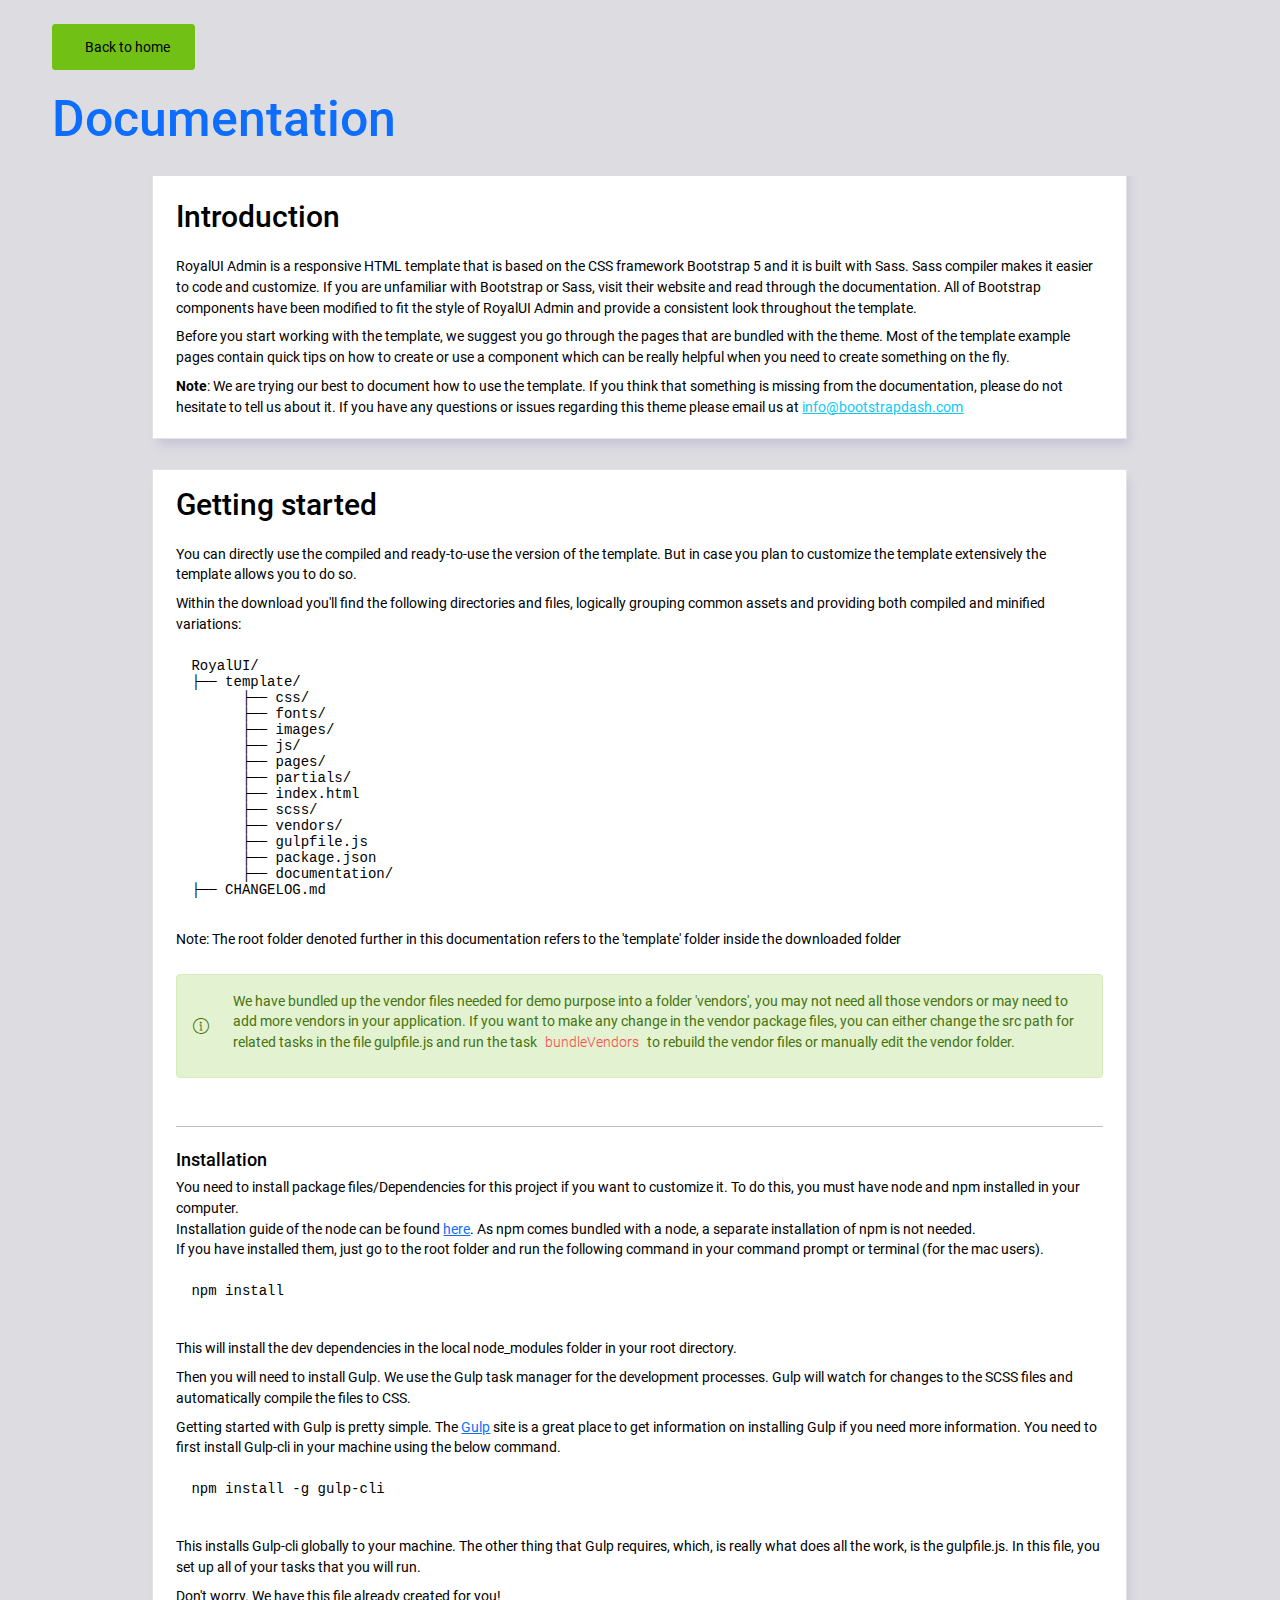
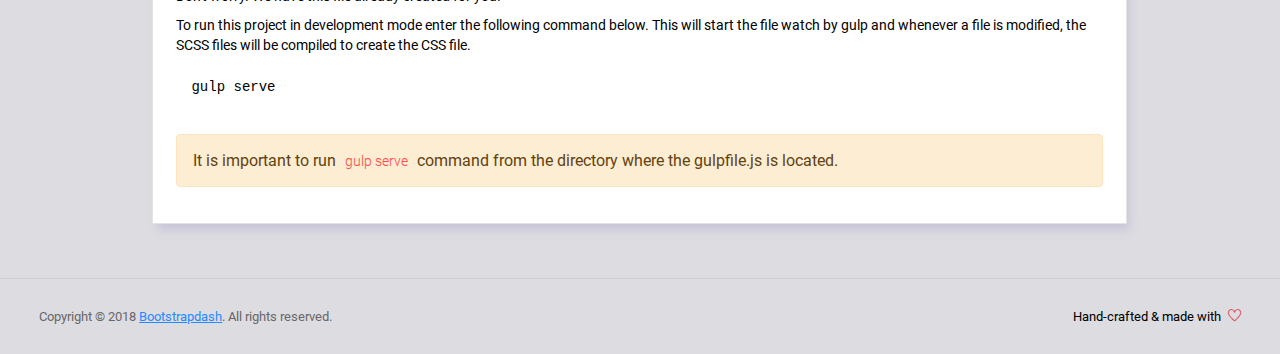
<file: static/admin/documentation/documentation.html>
<!DOCTYPE html>
<html lang="en">

<head>
  <!-- Required meta tags -->
  <meta charset="utf-8">
  <meta name="viewport" content="width=device-width, initial-scale=1, shrink-to-fit=no">
  <title>RoyalUI Admin Dashboard</title>
  <!-- plugins:css -->
  <link rel="stylesheet" href="../vendors/ti-icons/css/themify-icons.css">
  <link rel="stylesheet" href="../vendors/base/vendor.bundle.base.css">
  <!-- endinject -->
  <!-- plugin css for this page -->
  <!-- End plugin css for this page -->
  <!-- inject:css -->
  <link rel="stylesheet" href="../css/style.css">
  <!-- endinject -->
  <link rel="shortcut icon" href="../images/favicon.png" />
</head>

<body>
  <div class="container-scroller">
    <div class="container-fluid page-body-wrapper full-page-wrapper">
      <div class="main-panel w-100  documentation">
        <div class="content-wrapper">
          <div class="container-fluid">
            <div class="row">
              <div class="col-12 doc-header">
                <a class="btn btn-success" href="../index.html"><i class="mdi mdi-home me-2"></i>Back to home</a>
                <h1 class="text-primary mt-4">Documentation</h1>
              </div>
            </div>
            <div class="row doc-content">
              <div class="col-12 col-md-10 offset-md-1">
                <div class="col-12 grid-margin" id="doc-intro">
                    <div class="card">
                        <div class="card-body">
                            <h3 class="mb-4 mt-4">Introduction</h3>
                            <p>RoyalUI Admin is a responsive HTML template that is based on the CSS framework Bootstrap 5 and it is built with Sass. Sass compiler makes it easier to code and customize. If you are unfamiliar with Bootstrap or Sass, visit their
                                website and read through the documentation. All of Bootstrap components have been modified to fit the style of RoyalUI Admin and provide a consistent look throughout the template.</p>
                            <p>Before you start working with the template, we suggest you go through the pages that are bundled with the theme. Most of the template example pages contain quick tips on how to create or use a component which can
                                be really helpful when you need to create something on the fly.</p>
                            <p class="d-inline"><strong>Note</strong>: We are trying our best to document how to use the template. If you think that something is missing from the documentation, please do not hesitate to tell us about it. If you have any questions or issues regarding this theme please email us at <a class="d-inline text-info" href="mailto:info@bootstrapdash.com">info@bootstrapdash.com</a></p>
                        </div>
                    </div>
                </div>
                <div class="col-12 grid-margin" id="doc-started">
                    <div class="card">
                        <div class="card-body">
                            <h3 class="mb-4">Getting started</h3>
                            <p>You can directly use the compiled and ready-to-use the version of the template. But in case you plan to customize the template extensively the template allows you to do so.</p>
                            <p>Within the download you'll find the following directories and files, logically grouping common assets and providing both compiled and minified variations:</p>
                            <pre>
RoyalUI/
├── template/
      ├── css/
      ├── fonts/
      ├── images/
      ├── js/
      ├── pages/
      ├── partials/
      ├── index.html
      ├── scss/
      ├── vendors/
      ├── gulpfile.js
      ├── package.json                           
      ├── documentation/
├── CHANGELOG.md</pre>
                            <p class="mt-1">Note: The root folder denoted further in this documentation refers to the 'template' folder inside the downloaded folder</p>
                            <div class="alert alert-success mt-4 d-flex align-items-center" role="alert">
                              <i class="ti-info-alt me-4"></i>
                              <p>We have bundled up the vendor files needed for demo purpose into a folder 'vendors', you may not need all those vendors or may need to add more vendors in your application. If you want to make any change in the vendor package files, you can either change the src path for related tasks in the file gulpfile.js and run the task <code> bundleVendors </code> to rebuild the vendor files or manually edit the vendor folder.</p>
                            </div>
                            <hr class="mt-5">
                            <h4 class="mt-4">Installation</h4>
                            <p class="mb-0">
                              You need to install package files/Dependencies for this project if you want to customize it. To do this, you must have <span class="font-weight-bold">node and npm</span> installed in your computer.
                            </p>
                            <p class="mb-0">Installation guide of the node can be found <a href="https://nodejs.org/en/">here</a>. As npm comes bundled with a node, a separate installation of npm is not needed.</p>
                            <p>
                                If you have installed them, just go to the root folder and run the following command in your command prompt or terminal (for the mac users).
                            </p>
                            <pre class="shell-mode">
npm install</pre>
                            <p class="mt-4">
                              This will install the dev dependencies in the local <span class="font-weight-bold">node_modules</span> folder in your root directory.
                            </p>
                            <p class="mt-2">
                              Then you will need to install <span class="font-weight-bold">Gulp</span>. We use the Gulp task manager for the development processes. Gulp will watch for changes to the SCSS files and automatically compile the files to CSS.
                            </p>
                            <p>Getting started with Gulp is pretty simple. The <a href="https://gulpjs.com/" target="_blank">Gulp</a> site is a great place to get information on installing Gulp if you need more information. You need to first install Gulp-cli in your machine using the below command.</p>
                            <pre class="shell-mode">
npm install -g gulp-cli</pre>
                            <p class="mt-4">This installs Gulp-cli globally to your machine. The other thing that Gulp requires, which, is really what does all the work, is the gulpfile.js. In this file, you set up all of your tasks that you will run.</p>
                            <p>Don't worry. We have this file already created for you!</p>
                            <p>To run this project in development mode enter the following command below. This will start the file watch by gulp and whenever a file is modified, the SCSS files will be compiled to create the CSS file.</p>
<pre class="shell-mode">
gulp serve</pre>           
                            <div class="alert alert-warning mt-4" role="alert">
                              <i class="ti-info-alt-outline"></i>It is important to run <code>gulp serve</code> command from the directory where the gulpfile.js is located.
                            </div>
                        </div>
                    </div>
                </div>
              </div>
            </div>
          </div>
        </div>
        <!-- partial:../partials/_footer.html -->

        <footer class="footer">
          <div class="d-sm-flex justify-content-center justify-content-sm-between">
            <span class="text-muted text-center text-sm-left d-block d-sm-inline-block">Copyright © 2018 <a href="https://www.bootstrapdash.com/" target="_blank">Bootstrapdash</a>. All rights reserved.</span>
            <span class="float-none float-sm-right d-block mt-1 mt-sm-0 text-center">Hand-crafted & made with <i class="ti-heart text-danger ms-1"></i></span>
          </div>
        </footer>

        <!-- partial -->
      </div>
    </div>
  </div>
<!-- plugins:js -->
<script src="../vendors/base/vendor.bundle.base.js"></script>
<!-- endinject -->
<!-- inject:js -->
<script src="../js/off-canvas.js"></script>
<script src="../js/hoverable-collapse.js"></script>
<script src="../js/template.js"></script>
<script src="../js/todolist.js"></script>
<!-- endinject -->
<!-- Custom js for this page-->
<script src="../js/documentation.js"></script> 
<!-- End custom js for this page-->
</body>

</html>
</file>
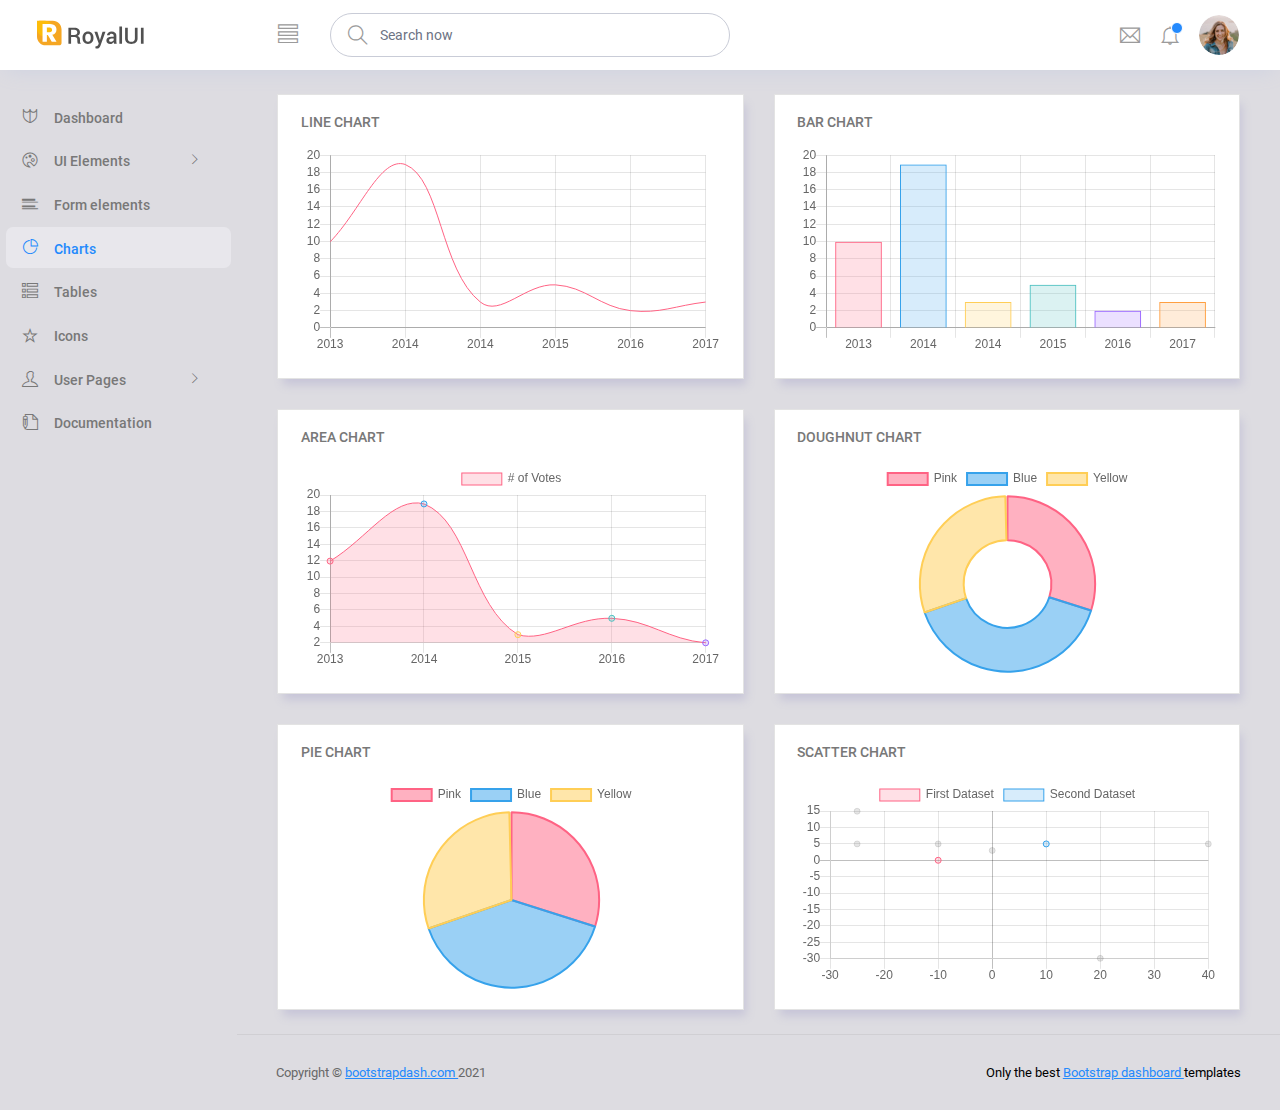
<file: static/admin/pages/charts/chartjs.html>
<!DOCTYPE html>
<html lang="en">

<head>
  <!-- Required meta tags -->
  <meta charset="utf-8">
  <meta name="viewport" content="width=device-width, initial-scale=1, shrink-to-fit=no">
  <title>RoyalUI Admin</title>
  <!-- plugins:css -->
  <link rel="stylesheet" href="../../vendors/ti-icons/css/themify-icons.css">
  <link rel="stylesheet" href="../../vendors/base/vendor.bundle.base.css">
  <!-- endinject -->
  <!-- inject:css -->
  <link rel="stylesheet" href="../../css/style.css">
  <!-- endinject -->
  <link rel="shortcut icon" href="../../images/favicon.png" />
</head>

<body>
  <div class="container-scroller">
    <!-- partial:../../partials/_navbar.html -->
    <nav class="navbar col-lg-12 col-12 p-0 fixed-top d-flex flex-row">
      <div class="text-center navbar-brand-wrapper d-flex align-items-center justify-content-center">
        <a class="navbar-brand brand-logo me-5" href="../../index.html"><img src="../../images/logo.svg" class="me-2" alt="logo"/></a>
        <a class="navbar-brand brand-logo-mini" href="../../index.html"><img src="../../images/logo-mini.svg" alt="logo"/></a>
      </div>
      <div class="navbar-menu-wrapper d-flex align-items-center justify-content-end">
        <button class="navbar-toggler navbar-toggler align-self-center" type="button" data-toggle="minimize">
          <span class="ti-view-list"></span>
        </button>
        <ul class="navbar-nav mr-lg-2">
          <li class="nav-item nav-search d-none d-lg-block">
            <div class="input-group">
              <div class="input-group-prepend hover-cursor" id="navbar-search-icon">
                <span class="input-group-text" id="search">
                  <i class="ti-search"></i>
                </span>
              </div>
              <input type="text" class="form-control" id="navbar-search-input" placeholder="Search now" aria-label="search" aria-describedby="search">
            </div>
          </li>
        </ul>
        <ul class="navbar-nav navbar-nav-right">
          <li class="nav-item dropdown me-1">
            <a class="nav-link count-indicator dropdown-toggle d-flex justify-content-center align-items-center" id="messageDropdown" href="#" data-bs-toggle="dropdown">
              <i class="ti-email mx-0"></i>
            </a>
            <div class="dropdown-menu dropdown-menu-right navbar-dropdown" aria-labelledby="messageDropdown">
              <p class="mb-0 font-weight-normal float-left dropdown-header">Messages</p>
              <a class="dropdown-item">
                <div class="item-thumbnail">
                    <img src="../../images/faces/face4.jpg" alt="image" class="profile-pic">
                </div>
                <div class="item-content flex-grow">
                  <h6 class="ellipsis font-weight-normal">David Grey
                  </h6>
                  <p class="font-weight-light small-text text-muted mb-0">
                    The meeting is cancelled
                  </p>
                </div>
              </a>
              <a class="dropdown-item">
                <div class="item-thumbnail">
                    <img src="../../images/faces/face2.jpg" alt="image" class="profile-pic">
                </div>
                <div class="item-content flex-grow">
                  <h6 class="ellipsis font-weight-normal">Tim Cook
                  </h6>
                  <p class="font-weight-light small-text text-muted mb-0">
                    New product launch
                  </p>
                </div>
              </a>
              <a class="dropdown-item">
                <div class="item-thumbnail">
                    <img src="../../images/faces/face3.jpg" alt="image" class="profile-pic">
                </div>
                <div class="item-content flex-grow">
                  <h6 class="ellipsis font-weight-normal"> Johnson
                  </h6>
                  <p class="font-weight-light small-text text-muted mb-0">
                    Upcoming board meeting
                  </p>
                </div>
              </a>
            </div>
          </li>
          <li class="nav-item dropdown">
            <a class="nav-link count-indicator dropdown-toggle" id="notificationDropdown" href="#" data-bs-toggle="dropdown">
              <i class="ti-bell mx-0"></i>
              <span class="count"></span>
            </a>
            <div class="dropdown-menu dropdown-menu-right navbar-dropdown" aria-labelledby="notificationDropdown">
              <p class="mb-0 font-weight-normal float-left dropdown-header">Notifications</p>
              <a class="dropdown-item">
                <div class="item-thumbnail">
                  <div class="item-icon bg-success">
                    <i class="ti-info-alt mx-0"></i>
                  </div>
                </div>
                <div class="item-content">
                  <h6 class="font-weight-normal">Application Error</h6>
                  <p class="font-weight-light small-text mb-0 text-muted">
                    Just now
                  </p>
                </div>
              </a>
              <a class="dropdown-item">
                <div class="item-thumbnail">
                  <div class="item-icon bg-warning">
                    <i class="ti-settings mx-0"></i>
                  </div>
                </div>
                <div class="item-content">
                  <h6 class="font-weight-normal">Settings</h6>
                  <p class="font-weight-light small-text mb-0 text-muted">
                    Private message
                  </p>
                </div>
              </a>
              <a class="dropdown-item">
                <div class="item-thumbnail">
                  <div class="item-icon bg-info">
                    <i class="ti-user mx-0"></i>
                  </div>
                </div>
                <div class="item-content">
                  <h6 class="font-weight-normal">New user registration</h6>
                  <p class="font-weight-light small-text mb-0 text-muted">
                    2 days ago
                  </p>
                </div>
              </a>
            </div>
          </li>
          <li class="nav-item nav-profile dropdown">
            <a class="nav-link dropdown-toggle" href="#" data-bs-toggle="dropdown" id="profileDropdown">
              <img src="../../images/faces/face28.jpg" alt="profile"/>
            </a>
            <div class="dropdown-menu dropdown-menu-right navbar-dropdown" aria-labelledby="profileDropdown">
              <a class="dropdown-item">
                <i class="ti-settings text-primary"></i>
                Settings
              </a>
              <a class="dropdown-item">
                <i class="ti-power-off text-primary"></i>
                Logout
              </a>
            </div>
          </li>
        </ul>
        <button class="navbar-toggler navbar-toggler-right d-lg-none align-self-center" type="button" data-toggle="offcanvas">
          <span class="ti-view-list"></span>
        </button>
      </div>
    </nav>
    <!-- partial -->
    <div class="container-fluid page-body-wrapper">
      <!-- partial:../../partials/_sidebar.html -->
      <nav class="sidebar sidebar-offcanvas" id="sidebar">
        <ul class="nav">
          <li class="nav-item">
            <a class="nav-link" href="../../index.html">
              <i class="ti-shield menu-icon"></i>
              <span class="menu-title">Dashboard</span>
            </a>
          </li>
          <li class="nav-item">
            <a class="nav-link" data-bs-toggle="collapse" href="#ui-basic" aria-expanded="false" aria-controls="ui-basic">
              <i class="ti-palette menu-icon"></i>
              <span class="menu-title">UI Elements</span>
              <i class="menu-arrow"></i>
            </a>
            <div class="collapse" id="ui-basic">
              <ul class="nav flex-column sub-menu">
                <li class="nav-item"> <a class="nav-link" href="../../pages/ui-features/buttons.html">Buttons</a></li>
                <li class="nav-item"> <a class="nav-link" href="../../pages/ui-features/typography.html">Typography</a></li>
              </ul>
            </div>
          </li>
          <li class="nav-item">
            <a class="nav-link" href="../../pages/forms/basic_elements.html">
              <i class="ti-layout-list-post menu-icon"></i>
              <span class="menu-title">Form elements</span>
            </a>
          </li>
          <li class="nav-item">
            <a class="nav-link" href="../../pages/charts/chartjs.html">
              <i class="ti-pie-chart menu-icon"></i>
              <span class="menu-title">Charts</span>
            </a>
          </li>
          <li class="nav-item">
            <a class="nav-link" href="../../pages/tables/basic-table.html">
              <i class="ti-view-list-alt menu-icon"></i>
              <span class="menu-title">Tables</span>
            </a>
          </li>
          <li class="nav-item">
            <a class="nav-link" href="../../pages/icons/themify.html">
              <i class="ti-star menu-icon"></i>
              <span class="menu-title">Icons</span>
            </a>
          </li>
          <li class="nav-item">
            <a class="nav-link" data-bs-toggle="collapse" href="#auth" aria-expanded="false" aria-controls="auth">
              <i class="ti-user menu-icon"></i>
              <span class="menu-title">User Pages</span>
              <i class="menu-arrow"></i>
            </a>
            <div class="collapse" id="auth">
              <ul class="nav flex-column sub-menu">
                <li class="nav-item"> <a class="nav-link" href="../../pages/samples/login.html"> Login </a></li>
                <li class="nav-item"> <a class="nav-link" href="../../pages/samples/login-2.html"> Login 2 </a></li>
                <li class="nav-item"> <a class="nav-link" href="../../pages/samples/register.html"> Register </a></li>
                <li class="nav-item"> <a class="nav-link" href="../../pages/samples/register-2.html"> Register 2 </a></li>
                <li class="nav-item"> <a class="nav-link" href="../../pages/samples/lock-screen.html"> Lockscreen </a></li>
              </ul>
            </div>
          </li>
          <li class="nav-item">
            <a class="nav-link" href="../../documentation/documentation.html">
              <i class="ti-write menu-icon"></i>
              <span class="menu-title">Documentation</span>
            </a>
          </li>
        </ul>
      </nav>
      <!-- partial -->
      <div class="main-panel">
        <div class="content-wrapper">
          <div class="row">
            <div class="col-lg-6 grid-margin stretch-card">
              <div class="card">
                <div class="card-body">
                  <h4 class="card-title">Line chart</h4>
                  <canvas id="lineChart"></canvas>
                </div>
              </div>
            </div>
            <div class="col-lg-6 grid-margin stretch-card">
              <div class="card">
                <div class="card-body">
                  <h4 class="card-title">Bar chart</h4>
                  <canvas id="barChart"></canvas>
                </div>
              </div>
            </div>
          </div>
          <div class="row">
            <div class="col-lg-6 grid-margin stretch-card">
              <div class="card">
                <div class="card-body">
                  <h4 class="card-title">Area chart</h4>
                  <canvas id="areaChart"></canvas>
                </div>
              </div>
            </div>
            <div class="col-lg-6 grid-margin stretch-card">
              <div class="card">
                <div class="card-body">
                  <h4 class="card-title">Doughnut chart</h4>
                  <canvas id="doughnutChart"></canvas>
                </div>
              </div>
            </div>
          </div>
          <div class="row">
            <div class="col-lg-6 grid-margin grid-margin-lg-0 stretch-card">
              <div class="card">
                <div class="card-body">
                  <h4 class="card-title">Pie chart</h4>
                  <canvas id="pieChart"></canvas>
                </div>
              </div>
            </div>
            <div class="col-lg-6 grid-margin grid-margin-lg-0 stretch-card">
              <div class="card">
                <div class="card-body">
                  <h4 class="card-title">Scatter chart</h4>
                  <canvas id="scatterChart"></canvas>
                </div>
              </div>
            </div>
          </div>
        </div>
        <!-- content-wrapper ends -->
        <!-- partial:../../partials/_footer.html -->
        <footer class="footer">
          <div class="d-sm-flex justify-content-center justify-content-sm-between">
            <span class="text-muted text-center text-sm-left d-block d-sm-inline-block">Copyright © <a href="https://www.bootstrapdash.com/" target="_blank">bootstrapdash.com </a>2021</span>
            <span class="float-none float-sm-right d-block mt-1 mt-sm-0 text-center">Only the best <a href="https://www.bootstrapdash.com/" target="_blank"> Bootstrap dashboard </a> templates</span>
          </div>
        </footer>
        <!-- partial -->
      </div>
      <!-- main-panel ends -->
    </div>
    <!-- page-body-wrapper ends -->
  </div>
  <!-- container-scroller -->
  <!-- plugins:js -->
  <script src="../../vendors/base/vendor.bundle.base.js"></script>
  <!-- endinject -->
  <!-- Plugin js for this page-->
  <script src="../../vendors/chart.js/Chart.min.js"></script>
  <!-- End plugin js for this page-->
  <!-- inject:js -->
  <script src="../../js/off-canvas.js"></script>
  <script src="../../js/hoverable-collapse.js"></script>
  <script src="../../js/template.js"></script>
  <script src="../../js/todolist.js"></script>
  <!-- endinject -->
  <!-- Custom js for this page-->
  <script src="../../js/chart.js"></script>
  <!-- End custom js for this page-->
</body>

</html>
</file>
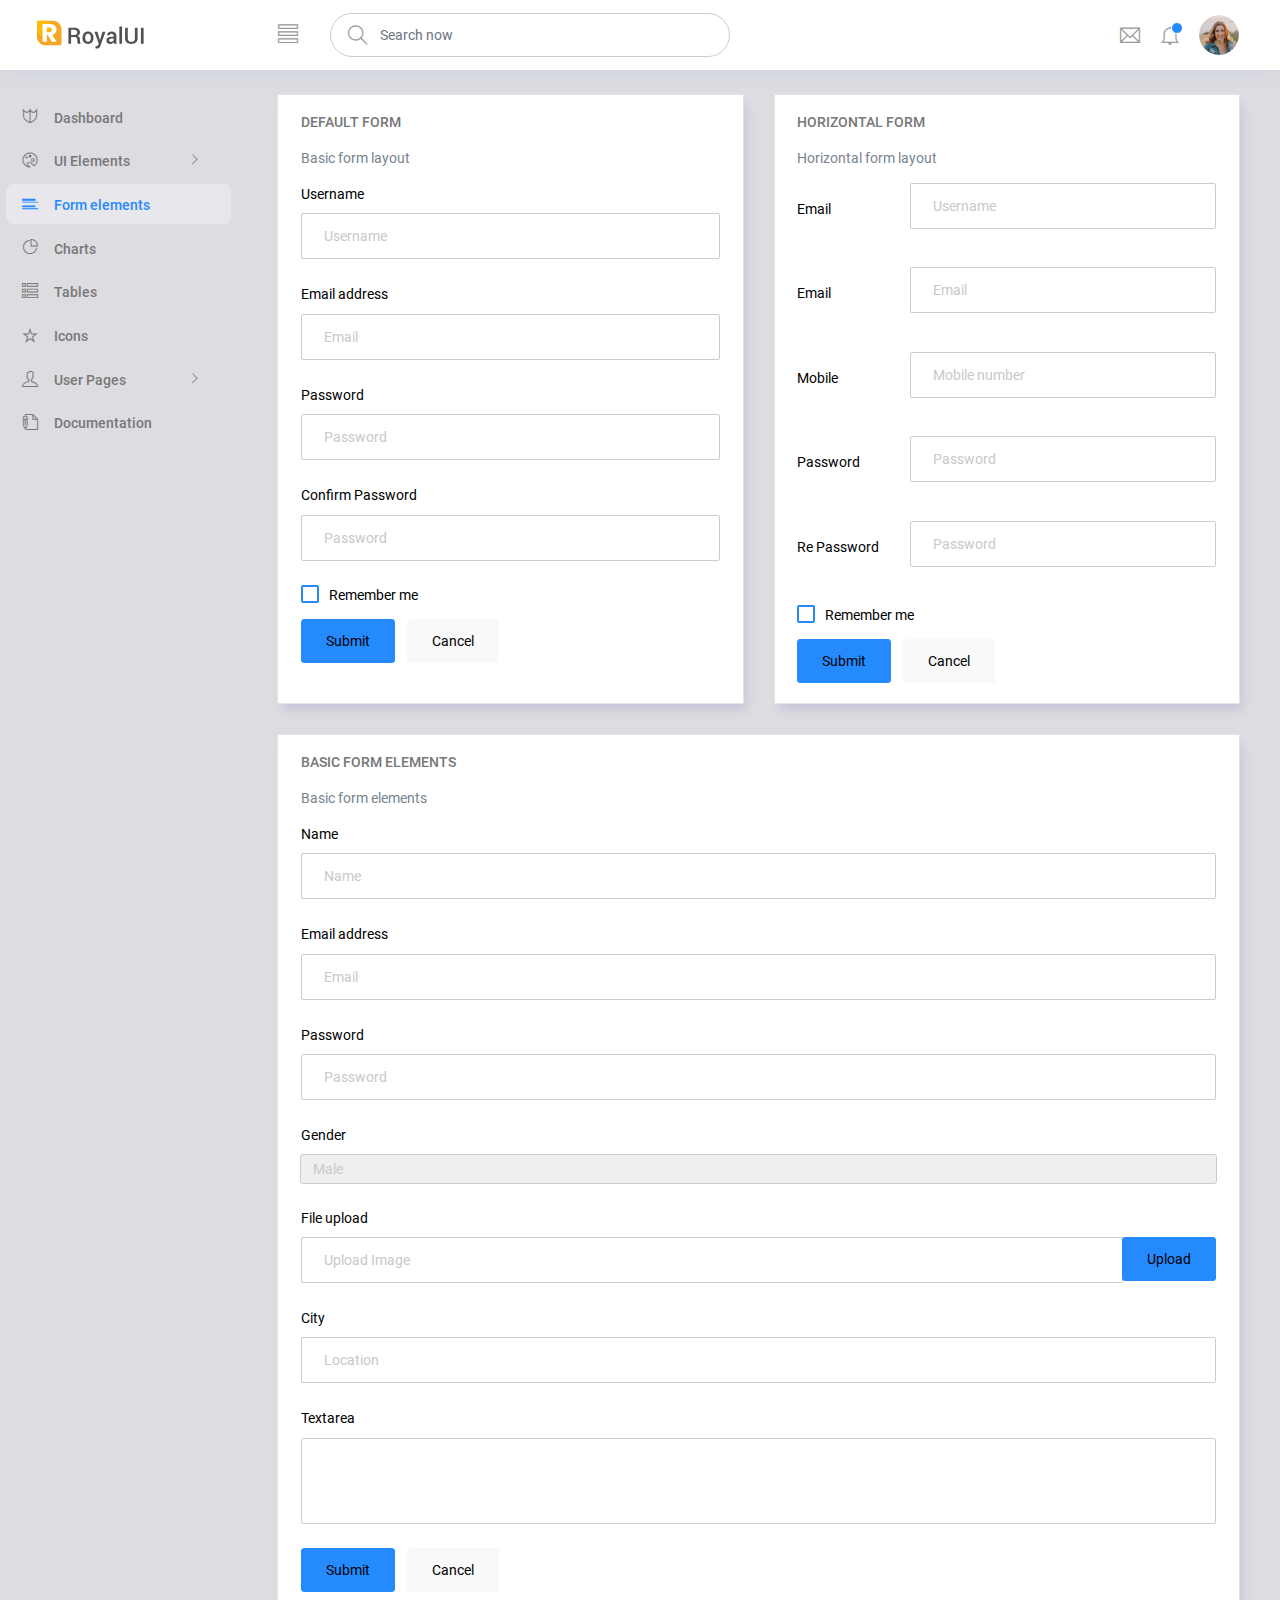
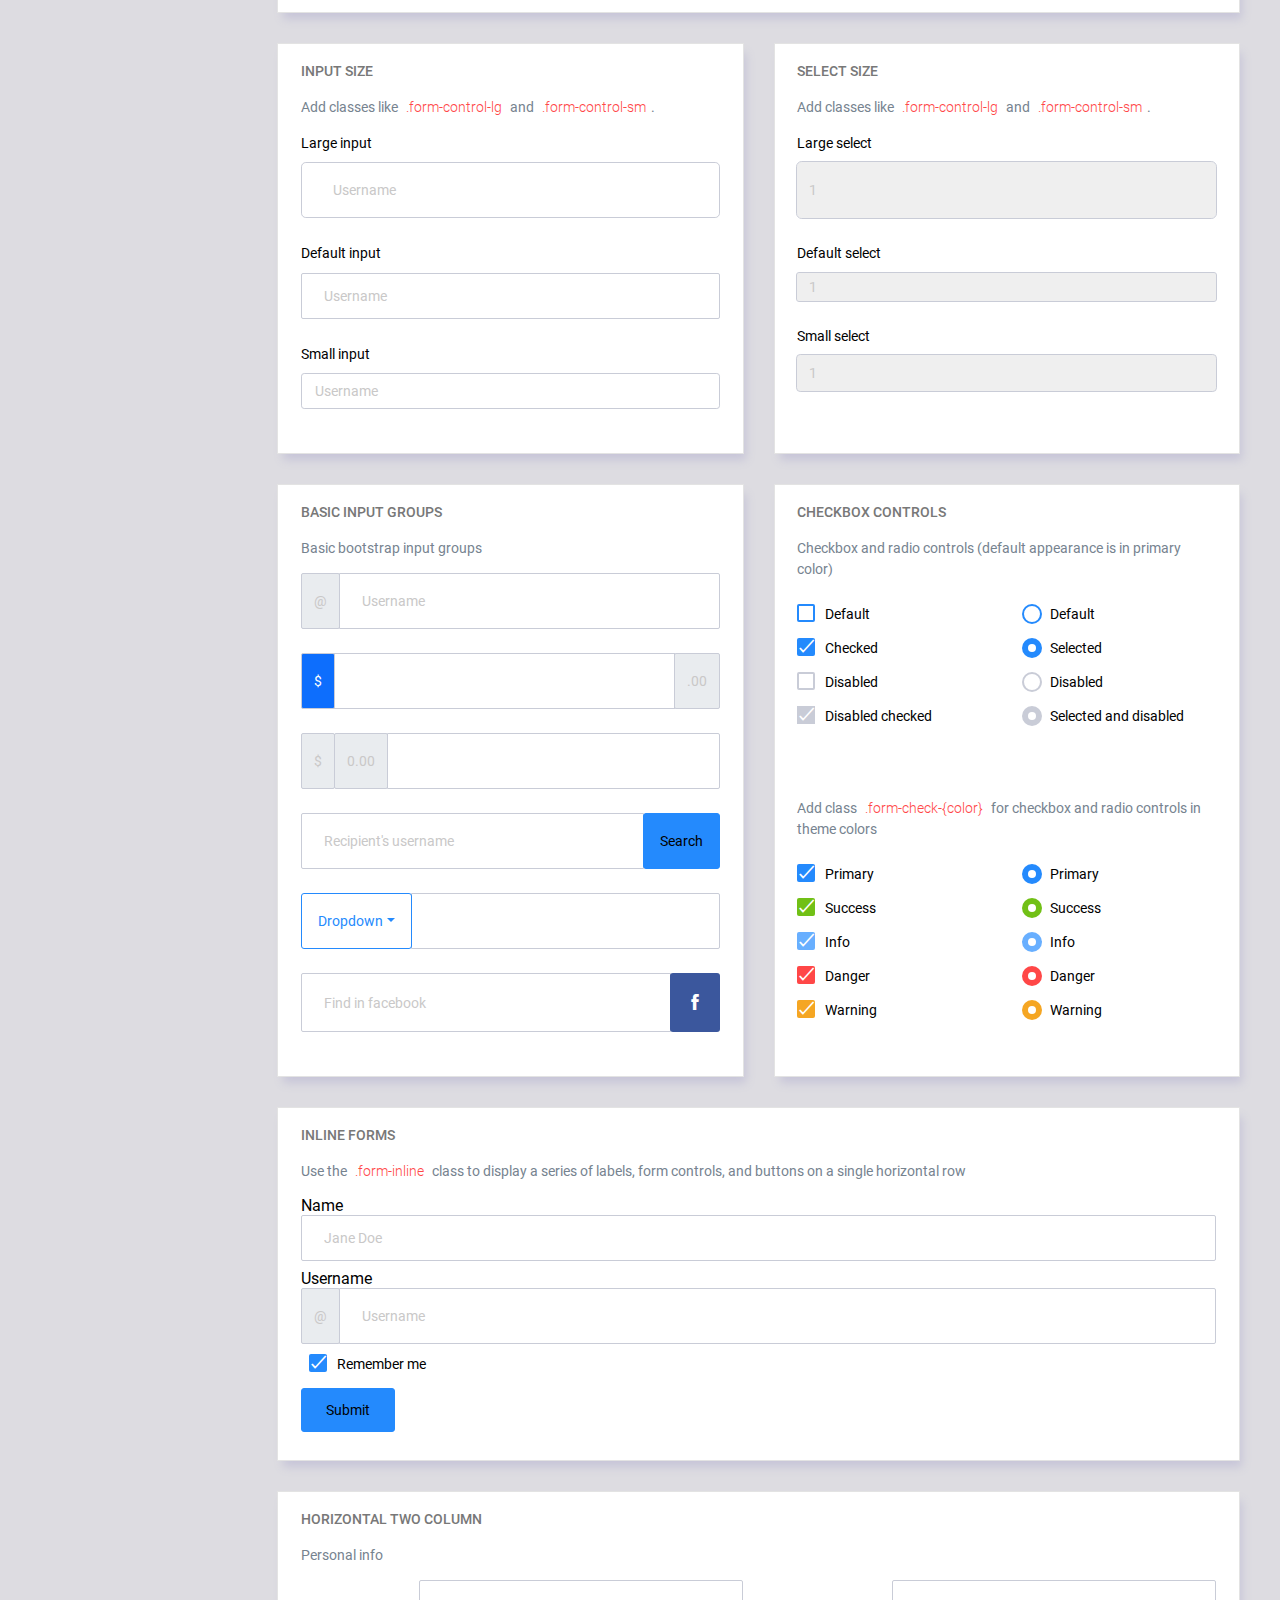
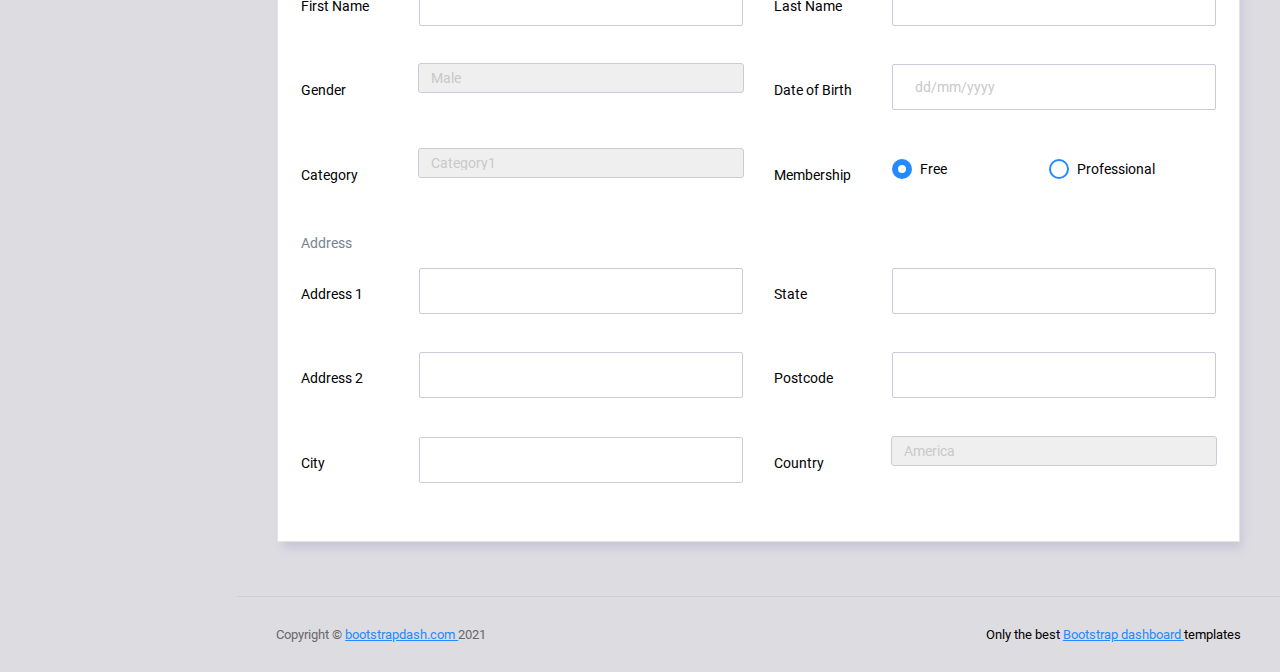
<file: static/admin/pages/forms/basic_elements.html>
<!DOCTYPE html>
<html lang="en">

<head>
  <!-- Required meta tags -->
  <meta charset="utf-8">
  <meta name="viewport" content="width=device-width, initial-scale=1, shrink-to-fit=no">
  <title>RoyalUI Admin</title>
  <!-- plugins:css -->
  <link rel="stylesheet" href="../../vendors/ti-icons/css/themify-icons.css">
  <link rel="stylesheet" href="../../vendors/base/vendor.bundle.base.css">
  <!-- endinject -->
  <!-- plugin css for this page -->
  <!-- End plugin css for this page -->
  <!-- inject:css -->
  <link rel="stylesheet" href="../../css/style.css">
  <!-- endinject -->
  <link rel="shortcut icon" href="../../images/favicon.png" />
</head>

<body>
  <div class="container-scroller">
    <!-- partial:../../partials/_navbar.html -->
    <nav class="navbar col-lg-12 col-12 p-0 fixed-top d-flex flex-row">
      <div class="text-center navbar-brand-wrapper d-flex align-items-center justify-content-center">
        <a class="navbar-brand brand-logo me-5" href="../../index.html"><img src="../../images/logo.svg" class="me-2" alt="logo"/></a>
        <a class="navbar-brand brand-logo-mini" href="../../index.html"><img src="../../images/logo-mini.svg" alt="logo"/></a>
      </div>
      <div class="navbar-menu-wrapper d-flex align-items-center justify-content-end">
        <button class="navbar-toggler navbar-toggler align-self-center" type="button" data-toggle="minimize">
          <span class="ti-view-list"></span>
        </button>
        <ul class="navbar-nav mr-lg-2">
          <li class="nav-item nav-search d-none d-lg-block">
            <div class="input-group">
              <div class="input-group-prepend hover-cursor" id="navbar-search-icon">
                <span class="input-group-text" id="search">
                  <i class="ti-search"></i>
                </span>
              </div>
              <input type="text" class="form-control" id="navbar-search-input" placeholder="Search now" aria-label="search" aria-describedby="search">
            </div>
          </li>
        </ul>
        <ul class="navbar-nav navbar-nav-right">
          <li class="nav-item dropdown me-1">
            <a class="nav-link count-indicator dropdown-toggle d-flex justify-content-center align-items-center" id="messageDropdown" href="#" data-bs-toggle="dropdown">
              <i class="ti-email mx-0"></i>
            </a>
            <div class="dropdown-menu dropdown-menu-right navbar-dropdown" aria-labelledby="messageDropdown">
              <p class="mb-0 font-weight-normal float-left dropdown-header">Messages</p>
              <a class="dropdown-item">
                <div class="item-thumbnail">
                    <img src="../../images/faces/face4.jpg" alt="image" class="profile-pic">
                </div>
                <div class="item-content flex-grow">
                  <h6 class="ellipsis font-weight-normal">David Grey
                  </h6>
                  <p class="font-weight-light small-text text-muted mb-0">
                    The meeting is cancelled
                  </p>
                </div>
              </a>
              <a class="dropdown-item">
                <div class="item-thumbnail">
                    <img src="../../images/faces/face2.jpg" alt="image" class="profile-pic">
                </div>
                <div class="item-content flex-grow">
                  <h6 class="ellipsis font-weight-normal">Tim Cook
                  </h6>
                  <p class="font-weight-light small-text text-muted mb-0">
                    New product launch
                  </p>
                </div>
              </a>
              <a class="dropdown-item">
                <div class="item-thumbnail">
                    <img src="../../images/faces/face3.jpg" alt="image" class="profile-pic">
                </div>
                <div class="item-content flex-grow">
                  <h6 class="ellipsis font-weight-normal"> Johnson
                  </h6>
                  <p class="font-weight-light small-text text-muted mb-0">
                    Upcoming board meeting
                  </p>
                </div>
              </a>
            </div>
          </li>
          <li class="nav-item dropdown">
            <a class="nav-link count-indicator dropdown-toggle" id="notificationDropdown" href="#" data-bs-toggle="dropdown">
              <i class="ti-bell mx-0"></i>
              <span class="count"></span>
            </a>
            <div class="dropdown-menu dropdown-menu-right navbar-dropdown" aria-labelledby="notificationDropdown">
              <p class="mb-0 font-weight-normal float-left dropdown-header">Notifications</p>
              <a class="dropdown-item">
                <div class="item-thumbnail">
                  <div class="item-icon bg-success">
                    <i class="ti-info-alt mx-0"></i>
                  </div>
                </div>
                <div class="item-content">
                  <h6 class="font-weight-normal">Application Error</h6>
                  <p class="font-weight-light small-text mb-0 text-muted">
                    Just now
                  </p>
                </div>
              </a>
              <a class="dropdown-item">
                <div class="item-thumbnail">
                  <div class="item-icon bg-warning">
                    <i class="ti-settings mx-0"></i>
                  </div>
                </div>
                <div class="item-content">
                  <h6 class="font-weight-normal">Settings</h6>
                  <p class="font-weight-light small-text mb-0 text-muted">
                    Private message
                  </p>
                </div>
              </a>
              <a class="dropdown-item">
                <div class="item-thumbnail">
                  <div class="item-icon bg-info">
                    <i class="ti-user mx-0"></i>
                  </div>
                </div>
                <div class="item-content">
                  <h6 class="font-weight-normal">New user registration</h6>
                  <p class="font-weight-light small-text mb-0 text-muted">
                    2 days ago
                  </p>
                </div>
              </a>
            </div>
          </li>
          <li class="nav-item nav-profile dropdown">
            <a class="nav-link dropdown-toggle" href="#" data-bs-toggle="dropdown" id="profileDropdown">
              <img src="../../images/faces/face28.jpg" alt="profile"/>
            </a>
            <div class="dropdown-menu dropdown-menu-right navbar-dropdown" aria-labelledby="profileDropdown">
              <a class="dropdown-item">
                <i class="ti-settings text-primary"></i>
                Settings
              </a>
              <a class="dropdown-item">
                <i class="ti-power-off text-primary"></i>
                Logout
              </a>
            </div>
          </li>
        </ul>
        <button class="navbar-toggler navbar-toggler-right d-lg-none align-self-center" type="button" data-toggle="offcanvas">
          <span class="ti-view-list"></span>
        </button>
      </div>
    </nav>
    <!-- partial -->
    <div class="container-fluid page-body-wrapper">
      <!-- partial:../../partials/_sidebar.html -->
      <nav class="sidebar sidebar-offcanvas" id="sidebar">
        <ul class="nav">
          <li class="nav-item">
            <a class="nav-link" href="../../index.html">
              <i class="ti-shield menu-icon"></i>
              <span class="menu-title">Dashboard</span>
            </a>
          </li>
          <li class="nav-item">
            <a class="nav-link" data-bs-toggle="collapse" href="#ui-basic" aria-expanded="false" aria-controls="ui-basic">
              <i class="ti-palette menu-icon"></i>
              <span class="menu-title">UI Elements</span>
              <i class="menu-arrow"></i>
            </a>
            <div class="collapse" id="ui-basic">
              <ul class="nav flex-column sub-menu">
                <li class="nav-item"> <a class="nav-link" href="../../pages/ui-features/buttons.html">Buttons</a></li>
                <li class="nav-item"> <a class="nav-link" href="../../pages/ui-features/typography.html">Typography</a></li>
              </ul>
            </div>
          </li>
          <li class="nav-item">
            <a class="nav-link" href="../../pages/forms/basic_elements.html">
              <i class="ti-layout-list-post menu-icon"></i>
              <span class="menu-title">Form elements</span>
            </a>
          </li>
          <li class="nav-item">
            <a class="nav-link" href="../../pages/charts/chartjs.html">
              <i class="ti-pie-chart menu-icon"></i>
              <span class="menu-title">Charts</span>
            </a>
          </li>
          <li class="nav-item">
            <a class="nav-link" href="../../pages/tables/basic-table.html">
              <i class="ti-view-list-alt menu-icon"></i>
              <span class="menu-title">Tables</span>
            </a>
          </li>
          <li class="nav-item">
            <a class="nav-link" href="../../pages/icons/themify.html">
              <i class="ti-star menu-icon"></i>
              <span class="menu-title">Icons</span>
            </a>
          </li>
          <li class="nav-item">
            <a class="nav-link" data-bs-toggle="collapse" href="#auth" aria-expanded="false" aria-controls="auth">
              <i class="ti-user menu-icon"></i>
              <span class="menu-title">User Pages</span>
              <i class="menu-arrow"></i>
            </a>
            <div class="collapse" id="auth">
              <ul class="nav flex-column sub-menu">
                <li class="nav-item"> <a class="nav-link" href="../../pages/samples/login.html"> Login </a></li>
                <li class="nav-item"> <a class="nav-link" href="../../pages/samples/login-2.html"> Login 2 </a></li>
                <li class="nav-item"> <a class="nav-link" href="../../pages/samples/register.html"> Register </a></li>
                <li class="nav-item"> <a class="nav-link" href="../../pages/samples/register-2.html"> Register 2 </a></li>
                <li class="nav-item"> <a class="nav-link" href="../../pages/samples/lock-screen.html"> Lockscreen </a></li>
              </ul>
            </div>
          </li>
          <li class="nav-item">
            <a class="nav-link" href="../../documentation/documentation.html">
              <i class="ti-write menu-icon"></i>
              <span class="menu-title">Documentation</span>
            </a>
          </li>
        </ul>
      </nav>
      <!-- partial -->
      <div class="main-panel">        
        <div class="content-wrapper">
          <div class="row">
            <div class="col-md-6 grid-margin stretch-card">
              <div class="card">
                <div class="card-body">
                  <h4 class="card-title">Default form</h4>
                  <p class="card-description">
                    Basic form layout
                  </p>
                  <form class="forms-sample">
                    <div class="form-group">
                      <label for="exampleInputUsername1">Username</label>
                      <input type="text" class="form-control" id="exampleInputUsername1" placeholder="Username">
                    </div>
                    <div class="form-group">
                      <label for="exampleInputEmail1">Email address</label>
                      <input type="email" class="form-control" id="exampleInputEmail1" placeholder="Email">
                    </div>
                    <div class="form-group">
                      <label for="exampleInputPassword1">Password</label>
                      <input type="password" class="form-control" id="exampleInputPassword1" placeholder="Password">
                    </div>
                    <div class="form-group">
                      <label for="exampleInputConfirmPassword1">Confirm Password</label>
                      <input type="password" class="form-control" id="exampleInputConfirmPassword1" placeholder="Password">
                    </div>
                    <div class="form-check form-check-flat form-check-primary">
                      <label class="form-check-label">
                        <input type="checkbox" class="form-check-input">
                        Remember me
                      </label>
                    </div>
                    <button type="submit" class="btn btn-primary me-2">Submit</button>
                    <button class="btn btn-light">Cancel</button>
                  </form>
                </div>
              </div>
            </div>
            <div class="col-md-6 grid-margin stretch-card">
              <div class="card">
                <div class="card-body">
                  <h4 class="card-title">Horizontal Form</h4>
                  <p class="card-description">
                    Horizontal form layout
                  </p>
                  <form class="forms-sample">
                    <div class="form-group row">
                      <label for="exampleInputUsername2" class="col-sm-3 col-form-label">Email</label>
                      <div class="col-sm-9">
                        <input type="text" class="form-control" id="exampleInputUsername2" placeholder="Username">
                      </div>
                    </div>
                    <div class="form-group row">
                      <label for="exampleInputEmail2" class="col-sm-3 col-form-label">Email</label>
                      <div class="col-sm-9">
                        <input type="email" class="form-control" id="exampleInputEmail2" placeholder="Email">
                      </div>
                    </div>
                    <div class="form-group row">
                      <label for="exampleInputMobile" class="col-sm-3 col-form-label">Mobile</label>
                      <div class="col-sm-9">
                        <input type="text" class="form-control" id="exampleInputMobile" placeholder="Mobile number">
                      </div>
                    </div>
                    <div class="form-group row">
                      <label for="exampleInputPassword2" class="col-sm-3 col-form-label">Password</label>
                      <div class="col-sm-9">
                        <input type="password" class="form-control" id="exampleInputPassword2" placeholder="Password">
                      </div>
                    </div>
                    <div class="form-group row">
                      <label for="exampleInputConfirmPassword2" class="col-sm-3 col-form-label">Re Password</label>
                      <div class="col-sm-9">
                        <input type="password" class="form-control" id="exampleInputConfirmPassword2" placeholder="Password">
                      </div>
                    </div>
                    <div class="form-check form-check-flat form-check-primary">
                      <label class="form-check-label">
                        <input type="checkbox" class="form-check-input">
                        Remember me
                      </label>
                    </div>
                    <button type="submit" class="btn btn-primary me-2">Submit</button>
                    <button class="btn btn-light">Cancel</button>
                  </form>
                </div>
              </div>
            </div>
            <div class="col-12 grid-margin stretch-card">
              <div class="card">
                <div class="card-body">
                  <h4 class="card-title">Basic form elements</h4>
                  <p class="card-description">
                    Basic form elements
                  </p>
                  <form class="forms-sample">
                    <div class="form-group">
                      <label for="exampleInputName1">Name</label>
                      <input type="text" class="form-control" id="exampleInputName1" placeholder="Name">
                    </div>
                    <div class="form-group">
                      <label for="exampleInputEmail3">Email address</label>
                      <input type="email" class="form-control" id="exampleInputEmail3" placeholder="Email">
                    </div>
                    <div class="form-group">
                      <label for="exampleInputPassword4">Password</label>
                      <input type="password" class="form-control" id="exampleInputPassword4" placeholder="Password">
                    </div>
                    <div class="form-group">
                      <label for="exampleSelectGender">Gender</label>
                        <select class="form-control" id="exampleSelectGender">
                          <option>Male</option>
                          <option>Female</option>
                        </select>
                      </div>
                    <div class="form-group">
                      <label>File upload</label>
                      <input type="file" name="img[]" class="file-upload-default">
                      <div class="input-group col-xs-12">
                        <input type="text" class="form-control file-upload-info" disabled placeholder="Upload Image">
                        <span class="input-group-append">
                          <button class="file-upload-browse btn btn-primary" type="button">Upload</button>
                        </span>
                      </div>
                    </div>
                    <div class="form-group">
                      <label for="exampleInputCity1">City</label>
                      <input type="text" class="form-control" id="exampleInputCity1" placeholder="Location">
                    </div>
                    <div class="form-group">
                      <label for="exampleTextarea1">Textarea</label>
                      <textarea class="form-control" id="exampleTextarea1" rows="4"></textarea>
                    </div>
                    <button type="submit" class="btn btn-primary me-2">Submit</button>
                    <button class="btn btn-light">Cancel</button>
                  </form>
                </div>
              </div>
            </div>
            <div class="col-md-6 grid-margin stretch-card">
              <div class="card">
                <div class="card-body">
                  <h4 class="card-title">Input size</h4>
                  <p class="card-description">
                    Add classes like <code>.form-control-lg</code> and <code>.form-control-sm</code>.
                  </p>
                  <div class="form-group">
                    <label>Large input</label>
                    <input type="text" class="form-control form-control-lg" placeholder="Username" aria-label="Username">
                  </div>
                  <div class="form-group">
                    <label>Default input</label>
                    <input type="text" class="form-control" placeholder="Username" aria-label="Username">
                  </div>
                  <div class="form-group">
                    <label>Small input</label>
                    <input type="text" class="form-control form-control-sm" placeholder="Username" aria-label="Username">
                  </div>
                </div>
              </div>
            </div>
            <div class="col-md-6 grid-margin stretch-card">
              <div class="card">
                <div class="card-body">
                  <h4 class="card-title">Select size</h4>
                  <p class="card-description">
                    Add classes like <code>.form-control-lg</code> and <code>.form-control-sm</code>.                    
                  </p>
                  <div class="form-group">
                    <label for="exampleFormControlSelect1">Large select</label>
                    <select class="form-control form-control-lg" id="exampleFormControlSelect1">
                      <option>1</option>
                      <option>2</option>
                      <option>3</option>
                      <option>4</option>
                      <option>5</option>
                    </select>
                  </div>
                  <div class="form-group">
                    <label for="exampleFormControlSelect2">Default select</label>
                    <select class="form-control" id="exampleFormControlSelect2">
                      <option>1</option>
                      <option>2</option>
                      <option>3</option>
                      <option>4</option>
                      <option>5</option>
                    </select>
                  </div>
                  <div class="form-group">
                    <label for="exampleFormControlSelect3">Small select</label>
                    <select class="form-control form-control-sm" id="exampleFormControlSelect3">
                      <option>1</option>
                      <option>2</option>
                      <option>3</option>
                      <option>4</option>
                      <option>5</option>
                    </select>
                  </div>
                </div>
              </div>
            </div>
            <div class="col-md-6 grid-margin stretch-card">
              <div class="card">
                <div class="card-body">
                  <h4 class="card-title">Basic input groups</h4>
                  <p class="card-description">
                    Basic bootstrap input groups
                  </p>
                  <div class="form-group">
                    <div class="input-group">
                      <div class="input-group-prepend">
                        <span class="input-group-text">@</span>
                      </div>
                      <input type="text" class="form-control" placeholder="Username" aria-label="Username">
                    </div>
                  </div>
                  <div class="form-group">
                    <div class="input-group">
                      <div class="input-group-prepend">
                        <span class="input-group-text bg-primary text-white">$</span>
                      </div>
                      <input type="text" class="form-control" aria-label="Amount (to the nearest dollar)">
                      <div class="input-group-append">
                        <span class="input-group-text">.00</span>
                      </div>
                    </div>
                  </div>
                  <div class="form-group">
                    <div class="input-group">
                      <div class="input-group-prepend">
                        <span class="input-group-text">$</span>
                      </div>
                      <div class="input-group-prepend">
                        <span class="input-group-text">0.00</span>
                      </div>
                      <input type="text" class="form-control" aria-label="Amount (to the nearest dollar)">
                    </div>
                  </div>
                  <div class="form-group">
                    <div class="input-group">
                      <input type="text" class="form-control" placeholder="Recipient's username" aria-label="Recipient's username">
                      <div class="input-group-append">
                        <button class="btn btn-sm btn-primary" type="button">Search</button>
                      </div>
                    </div>
                  </div>
                  <div class="form-group">
                    <div class="input-group">
                      <div class="input-group-prepend">
                        <button class="btn btn-sm btn-outline-primary dropdown-toggle" type="button" data-bs-toggle="dropdown" aria-haspopup="true" aria-expanded="false">Dropdown</button>
                        <div class="dropdown-menu">
                          <a class="dropdown-item" href="#">Action</a>
                          <a class="dropdown-item" href="#">Another action</a>
                          <a class="dropdown-item" href="#">Something else here</a>
                          <div role="separator" class="dropdown-divider"></div>
                          <a class="dropdown-item" href="#">Separated link</a>
                        </div>
                      </div>
                      <input type="text" class="form-control" aria-label="Text input with dropdown button">
                    </div>
                  </div>
                  <div class="form-group">
                    <div class="input-group">
                      <input type="text" class="form-control" placeholder="Find in facebook" aria-label="Recipient's username">
                      <div class="input-group-append">
                        <button class="btn btn-sm btn-facebook" type="button">
                          <i class="ti-facebook"></i>
                        </button>
                      </div>
                    </div>
                  </div>
                </div>
              </div>
            </div>
            <div class="col-md-6 grid-margin stretch-card">
              <div class="card">
                <div class="card-body">
                  <h4 class="card-title">Checkbox Controls</h4>
                  <p class="card-description">Checkbox and radio controls (default appearance is in primary color)</p>
                  <form>
                    <div class="row">
                      <div class="col-md-6">
                        <div class="form-group">
                          <div class="form-check">
                            <label class="form-check-label">
                              <input type="checkbox" class="form-check-input">
                              Default
                            </label>
                          </div>
                          <div class="form-check">
                            <label class="form-check-label">
                              <input type="checkbox" class="form-check-input" checked>
                              Checked
                            </label>
                          </div>
                          <div class="form-check">
                            <label class="form-check-label">
                              <input type="checkbox" class="form-check-input" disabled>
                              Disabled
                            </label>
                          </div>
                          <div class="form-check">
                            <label class="form-check-label">
                              <input type="checkbox" class="form-check-input" disabled checked>
                              Disabled checked
                            </label>
                          </div>
                        </div>
                      </div>
                      <div class="col-md-6">
                        <div class="form-group">
                          <div class="form-check">
                            <label class="form-check-label">
                              <input type="radio" class="form-check-input" name="optionsRadios" id="optionsRadios1" value="">
                              Default
                            </label>
                          </div>
                          <div class="form-check">
                            <label class="form-check-label">
                              <input type="radio" class="form-check-input" name="optionsRadios" id="optionsRadios2" value="option2" checked>
                              Selected
                            </label>
                          </div>
                          <div class="form-check">
                            <label class="form-check-label">
                              <input type="radio" class="form-check-input" name="optionsRadios2" id="optionsRadios3" value="option3" disabled>
                              Disabled
                            </label>
                          </div>
                          <div class="form-check">
                            <label class="form-check-label">
                              <input type="radio" class="form-check-input" name="optionsRadio2" id="optionsRadios4" value="option4" disabled checked>
                              Selected and disabled
                            </label>
                          </div>
                        </div>
                      </div>
                    </div>
                  </form>
                </div>
                <div class="card-body">
                  <p class="card-description">Add class <code>.form-check-{color}</code> for checkbox and radio controls in theme colors</p>
                  <form>
                    <div class="row">
                      <div class="col-md-6">
                        <div class="form-group">
                          <div class="form-check form-check-primary">
                            <label class="form-check-label">
                              <input type="checkbox" class="form-check-input" checked>
                              Primary
                            </label>
                          </div>
                          <div class="form-check form-check-success">
                            <label class="form-check-label">
                              <input type="checkbox" class="form-check-input" checked>
                              Success
                            </label>
                          </div>
                          <div class="form-check form-check-info">
                            <label class="form-check-label">
                              <input type="checkbox" class="form-check-input" checked>
                              Info
                            </label>
                          </div>
                          <div class="form-check form-check-danger">
                            <label class="form-check-label">
                              <input type="checkbox" class="form-check-input" checked>
                              Danger
                            </label>
                          </div>
                          <div class="form-check form-check-warning">
                            <label class="form-check-label">
                              <input type="checkbox" class="form-check-input" checked>
                              Warning
                            </label>
                          </div>
                        </div>
                      </div>
                      <div class="col-md-6">
                        <div class="form-group">
                          <div class="form-check form-check-primary">
                            <label class="form-check-label">
                              <input type="radio" class="form-check-input" name="ExampleRadio1" id="ExampleRadio1" checked>
                              Primary
                            </label>
                          </div>
                          <div class="form-check form-check-success">
                            <label class="form-check-label">
                              <input type="radio" class="form-check-input" name="ExampleRadio2" id="ExampleRadio2" checked>
                              Success
                            </label>
                          </div>
                          <div class="form-check form-check-info">
                            <label class="form-check-label">
                              <input type="radio" class="form-check-input" name="ExampleRadio3" id="ExampleRadio3" checked>
                              Info
                            </label>
                          </div>
                          <div class="form-check form-check-danger">
                            <label class="form-check-label">
                              <input type="radio" class="form-check-input" name="ExampleRadio4" id="ExampleRadio4" checked>
                              Danger
                            </label>
                          </div>
                          <div class="form-check form-check-warning">
                            <label class="form-check-label">
                              <input type="radio" class="form-check-input" name="ExampleRadio5" id="ExampleRadio5" checked>
                              Warning
                            </label>
                          </div>
                        </div>
                      </div>
                    </div>
                  </form>
                </div>
              </div>
            </div>
            <div class="col-12 grid-margin stretch-card">
              <div class="card">
                <div class="card-body">
                  <h4 class="card-title">Inline forms</h4>
                  <p class="card-description">
                    Use the <code>.form-inline</code> class to display a series of labels, form controls, and buttons on a single horizontal row
                  </p>
                  <form class="form-inline">
                    <label class="sr-only" for="inlineFormInputName2">Name</label>
                    <input type="text" class="form-control mb-2 mr-sm-2" id="inlineFormInputName2" placeholder="Jane Doe">
                  
                    <label class="sr-only" for="inlineFormInputGroupUsername2">Username</label>
                    <div class="input-group mb-2 mr-sm-2">
                      <div class="input-group-prepend">
                        <div class="input-group-text">@</div>
                      </div>
                      <input type="text" class="form-control" id="inlineFormInputGroupUsername2" placeholder="Username">
                    </div>
                    <div class="form-check mx-sm-2">
                      <label class="form-check-label">
                        <input type="checkbox" class="form-check-input" checked>
                        Remember me
                      </label>
                    </div>
                    <button type="submit" class="btn btn-primary mb-2">Submit</button>
                  </form>
                </div>
              </div>
            </div>
            <div class="col-12 grid-margin">
              <div class="card">
                <div class="card-body">
                  <h4 class="card-title">Horizontal Two column</h4>
                  <form class="form-sample">
                    <p class="card-description">
                      Personal info
                    </p>
                    <div class="row">
                      <div class="col-md-6">
                        <div class="form-group row">
                          <label class="col-sm-3 col-form-label">First Name</label>
                          <div class="col-sm-9">
                            <input type="text" class="form-control" />
                          </div>
                        </div>
                      </div>
                      <div class="col-md-6">
                        <div class="form-group row">
                          <label class="col-sm-3 col-form-label">Last Name</label>
                          <div class="col-sm-9">
                            <input type="text" class="form-control" />
                          </div>
                        </div>
                      </div>
                    </div>
                    <div class="row">
                      <div class="col-md-6">
                        <div class="form-group row">
                          <label class="col-sm-3 col-form-label">Gender</label>
                          <div class="col-sm-9">
                            <select class="form-control">
                              <option>Male</option>
                              <option>Female</option>
                            </select>
                          </div>
                        </div>
                      </div>
                      <div class="col-md-6">
                        <div class="form-group row">
                          <label class="col-sm-3 col-form-label">Date of Birth</label>
                          <div class="col-sm-9">
                            <input class="form-control" placeholder="dd/mm/yyyy"/>
                          </div>
                        </div>
                      </div>
                    </div>
                    <div class="row">
                      <div class="col-md-6">
                        <div class="form-group row">
                          <label class="col-sm-3 col-form-label">Category</label>
                          <div class="col-sm-9">
                            <select class="form-control">
                              <option>Category1</option>
                              <option>Category2</option>
                              <option>Category3</option>
                              <option>Category4</option>
                            </select>
                          </div>
                        </div>
                      </div>
                      <div class="col-md-6">
                        <div class="form-group row">
                          <label class="col-sm-3 col-form-label">Membership</label>
                          <div class="col-sm-4">
                            <div class="form-check">
                              <label class="form-check-label">
                                <input type="radio" class="form-check-input" name="membershipRadios" id="membershipRadios1" value="" checked>
                                Free
                              </label>
                            </div>
                          </div>
                          <div class="col-sm-5">
                            <div class="form-check">
                              <label class="form-check-label">
                                <input type="radio" class="form-check-input" name="membershipRadios" id="membershipRadios2" value="option2">
                                Professional
                              </label>
                            </div>
                          </div>
                        </div>
                      </div>
                    </div>
                    <p class="card-description">
                      Address
                    </p>
                    <div class="row">
                      <div class="col-md-6">
                        <div class="form-group row">
                          <label class="col-sm-3 col-form-label">Address 1</label>
                          <div class="col-sm-9">
                            <input type="text" class="form-control" />
                          </div>
                        </div>
                      </div>
                      <div class="col-md-6">
                        <div class="form-group row">
                          <label class="col-sm-3 col-form-label">State</label>
                          <div class="col-sm-9">
                            <input type="text" class="form-control" />
                          </div>
                        </div>
                      </div>
                    </div>
                    <div class="row">
                      <div class="col-md-6">
                        <div class="form-group row">
                          <label class="col-sm-3 col-form-label">Address 2</label>
                          <div class="col-sm-9">
                            <input type="text" class="form-control" />
                          </div>
                        </div>
                      </div>
                      <div class="col-md-6">
                        <div class="form-group row">
                          <label class="col-sm-3 col-form-label">Postcode</label>
                          <div class="col-sm-9">
                            <input type="text" class="form-control" />
                          </div>
                        </div>
                      </div>
                    </div>
                    <div class="row">
                      <div class="col-md-6">
                        <div class="form-group row">
                          <label class="col-sm-3 col-form-label">City</label>
                          <div class="col-sm-9">
                            <input type="text" class="form-control" />
                          </div>
                        </div>
                      </div>
                      <div class="col-md-6">
                        <div class="form-group row">
                          <label class="col-sm-3 col-form-label">Country</label>
                          <div class="col-sm-9">
                            <select class="form-control">
                              <option>America</option>
                              <option>Italy</option>
                              <option>Russia</option>
                              <option>Britain</option>
                            </select>
                          </div>
                        </div>
                      </div>
                    </div>
                  </form>
                </div>
              </div>
            </div>
          </div>
        </div>
        <!-- content-wrapper ends -->
        <!-- partial:../../partials/_footer.html -->
        <footer class="footer">
          <div class="d-sm-flex justify-content-center justify-content-sm-between">
            <span class="text-muted text-center text-sm-left d-block d-sm-inline-block">Copyright © <a href="https://www.bootstrapdash.com/" target="_blank">bootstrapdash.com </a>2021</span>
            <span class="float-none float-sm-right d-block mt-1 mt-sm-0 text-center">Only the best <a href="https://www.bootstrapdash.com/" target="_blank"> Bootstrap dashboard </a> templates</span>
          </div>
        </footer>
        <!-- partial -->
      </div>
      <!-- main-panel ends -->
    </div>
    <!-- page-body-wrapper ends -->
  </div>
  <!-- container-scroller -->
  <!-- plugins:js -->
  <script src="../../vendors/base/vendor.bundle.base.js"></script>
  <!-- endinject -->
  <!-- inject:js -->
  <script src="../../js/off-canvas.js"></script>
  <script src="../../js/hoverable-collapse.js"></script>
  <script src="../../js/template.js"></script>
  <script src="../../js/todolist.js"></script>
  <!-- endinject -->
  <!-- Custom js for this page-->
  <script src="../../js/file-upload.js"></script>
  <!-- End custom js for this page-->
</body>

</html>
</file>
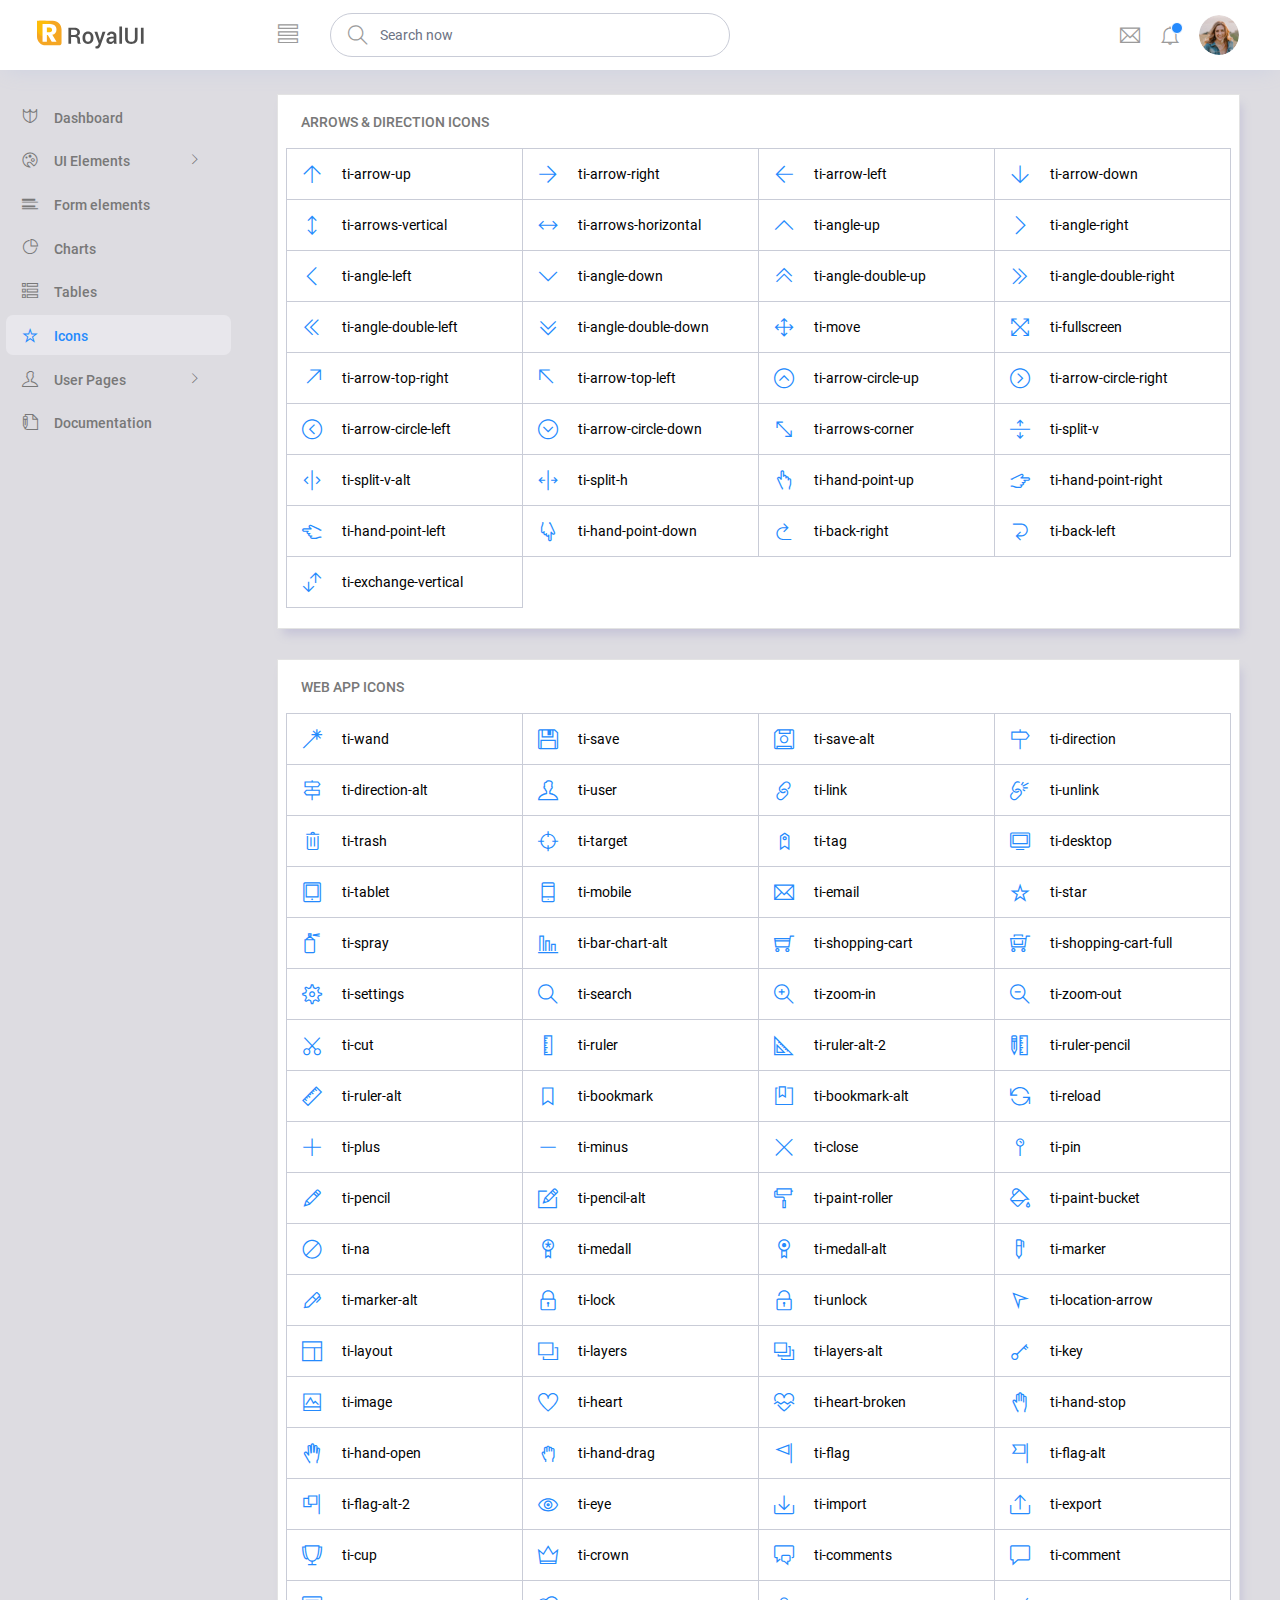
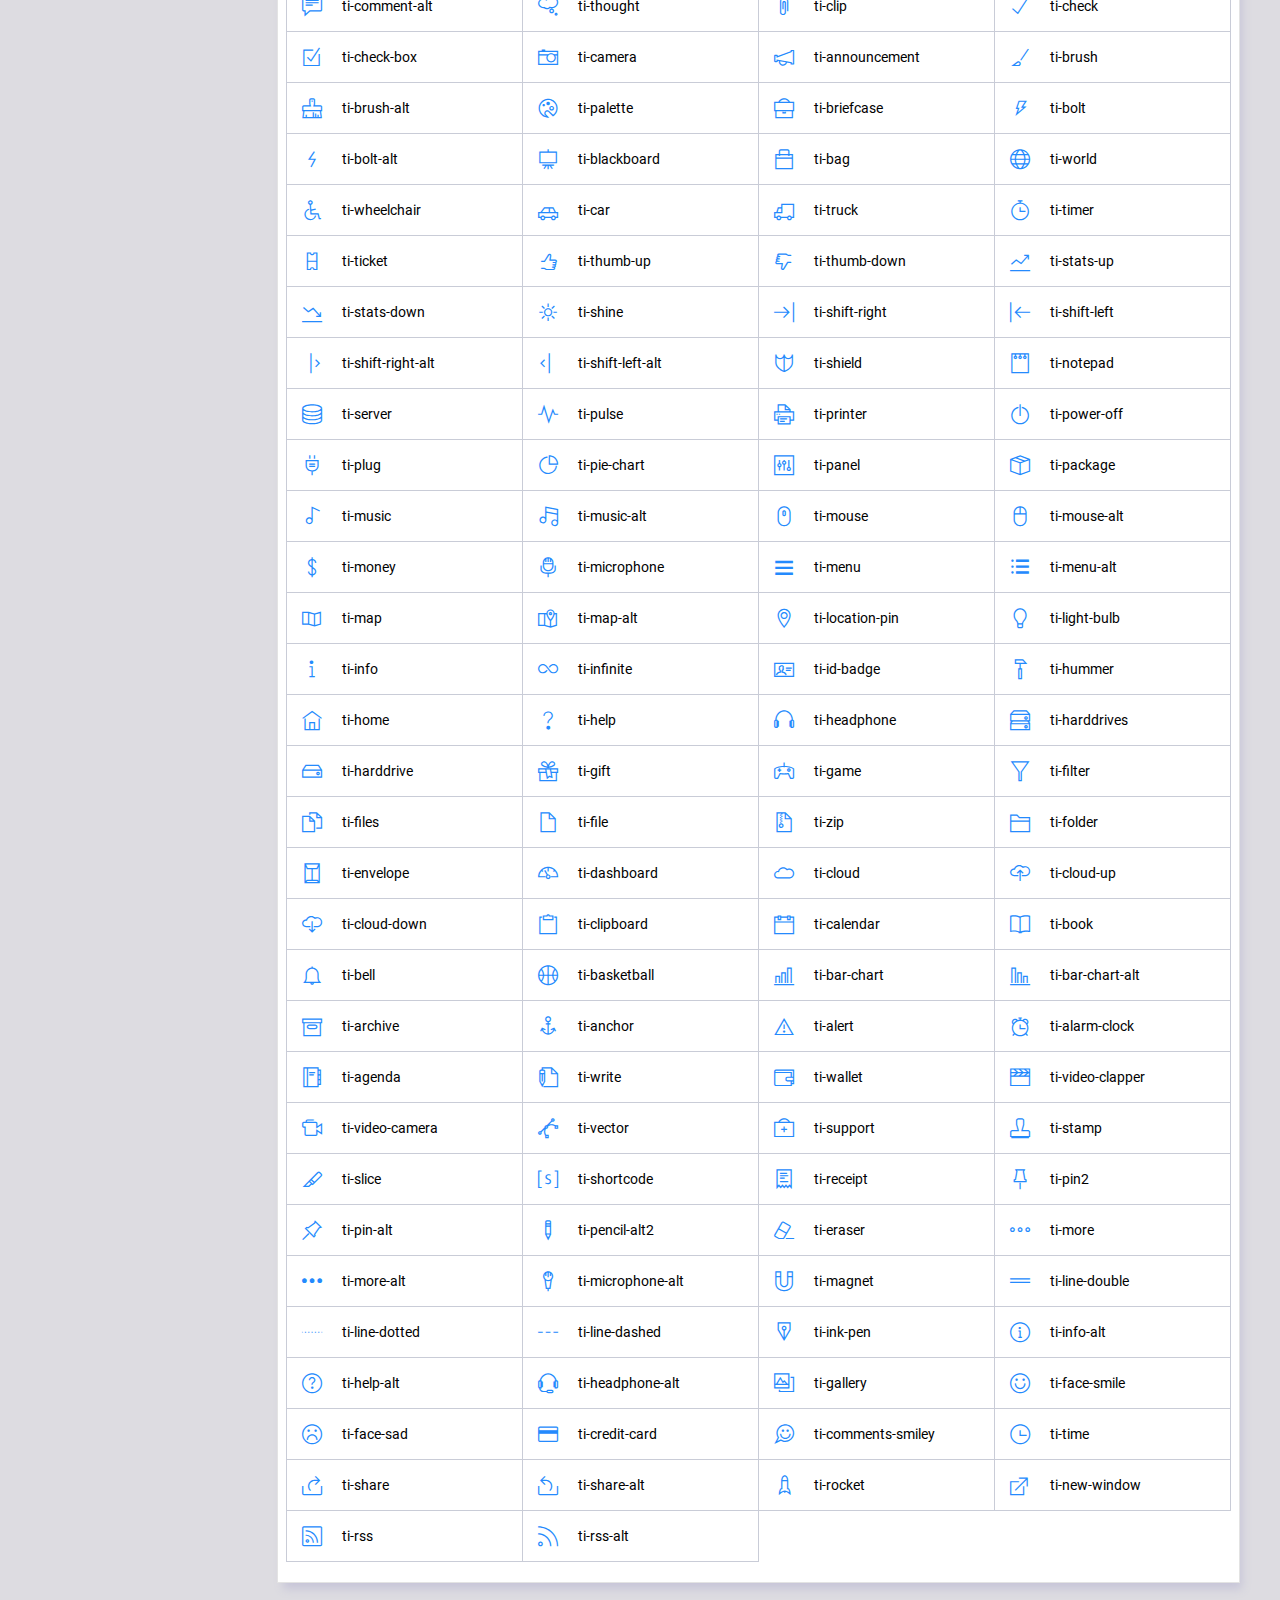
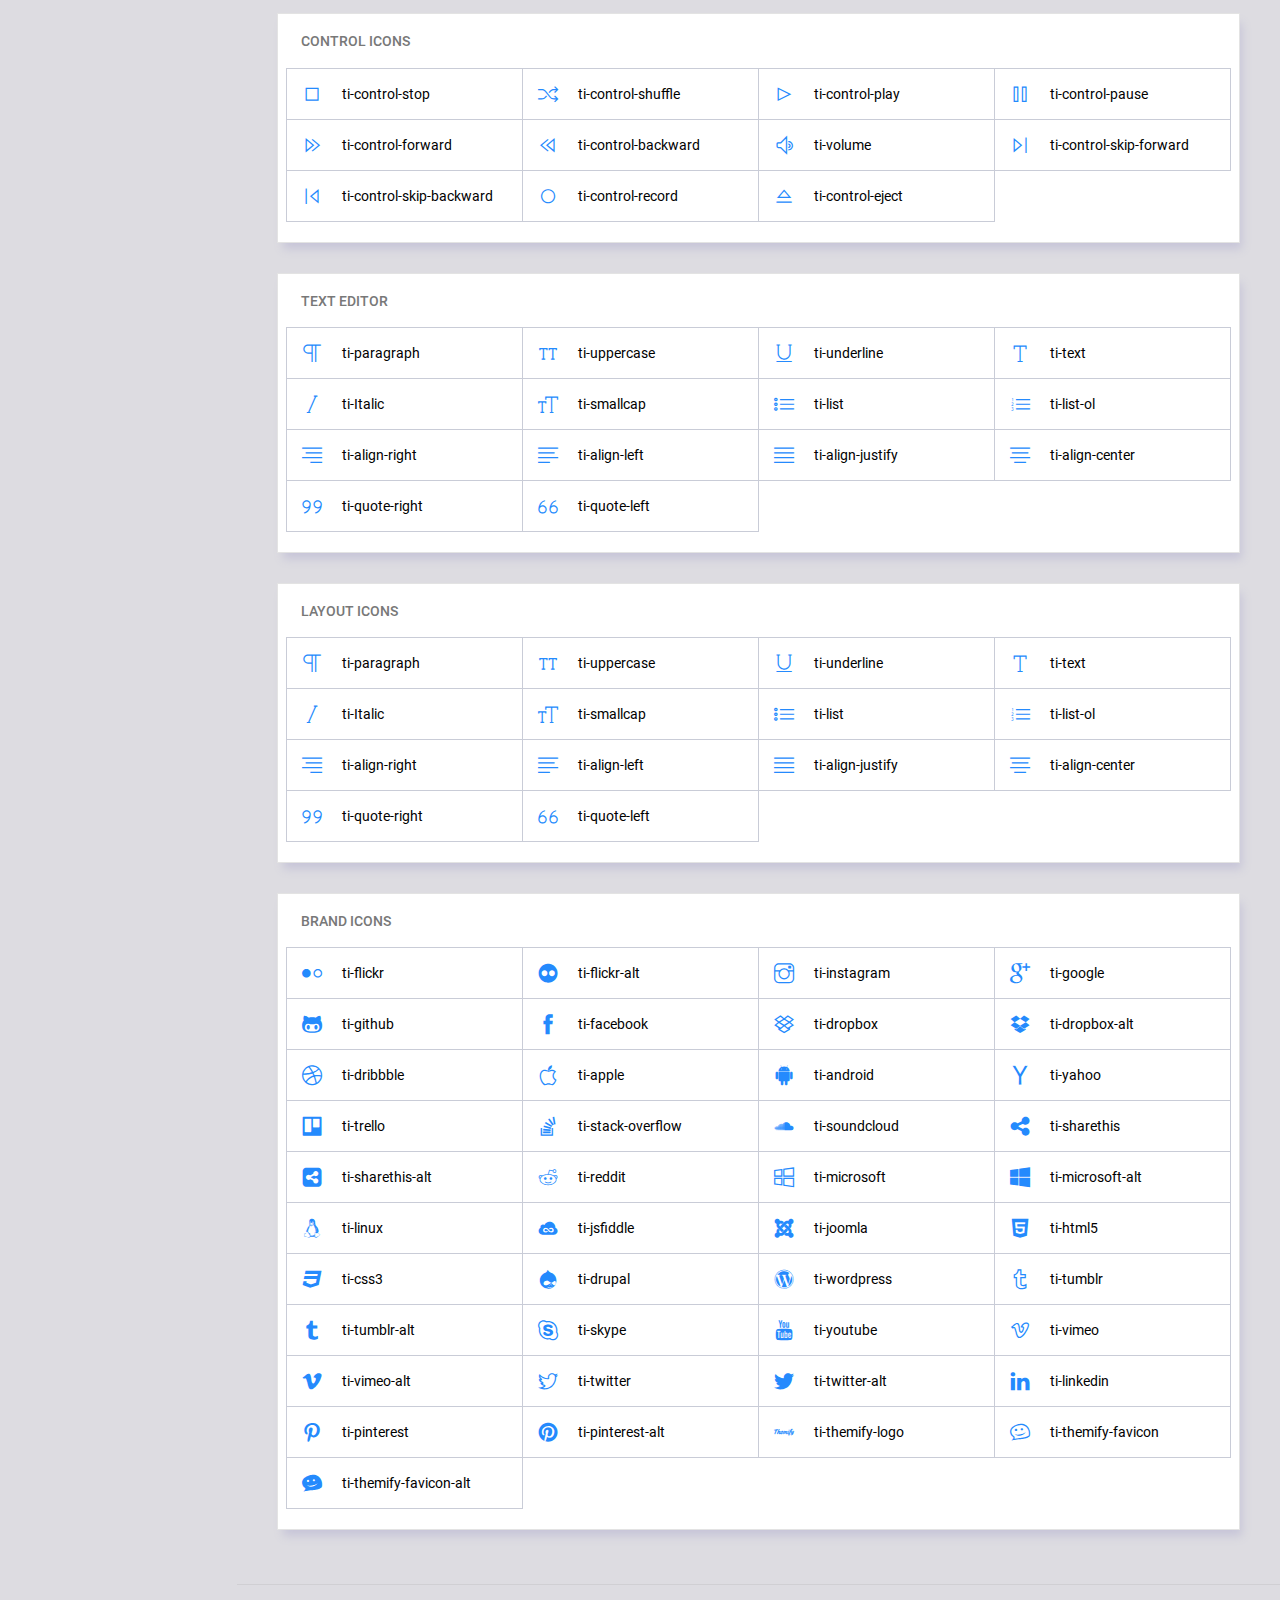
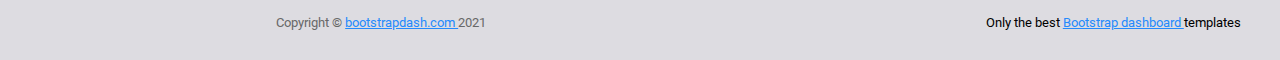
<file: static/admin/pages/icons/themify.html>
<!DOCTYPE html>
<html lang="en">

<head>
  <!-- Required meta tags -->
  <meta charset="utf-8">
  <meta name="viewport" content="width=device-width, initial-scale=1, shrink-to-fit=no">
  <title>RoyalUI Admin</title>
  <!-- plugins:css -->
  <link rel="stylesheet" href="../../vendors/ti-icons/css/themify-icons.css">
  <link rel="stylesheet" href="../../vendors/base/vendor.bundle.base.css">
  <!-- endinject -->
  <!-- plugin css for this page -->
  <!-- End plugin css for this page -->
  <!-- inject:css -->
  <link rel="stylesheet" href="../../css/style.css">
  <!-- endinject -->
  <link rel="shortcut icon" href="../../images/favicon.png" />
</head>

<body>
  <div class="container-scroller">
    <!-- partial:../../partials/_navbar.html -->
    <nav class="navbar col-lg-12 col-12 p-0 fixed-top d-flex flex-row">
      <div class="text-center navbar-brand-wrapper d-flex align-items-center justify-content-center">
        <a class="navbar-brand brand-logo me-5" href="../../index.html"><img src="../../images/logo.svg" class="me-2" alt="logo"/></a>
        <a class="navbar-brand brand-logo-mini" href="../../index.html"><img src="../../images/logo-mini.svg" alt="logo"/></a>
      </div>
      <div class="navbar-menu-wrapper d-flex align-items-center justify-content-end">
        <button class="navbar-toggler navbar-toggler align-self-center" type="button" data-toggle="minimize">
          <span class="ti-view-list"></span>
        </button>
        <ul class="navbar-nav mr-lg-2">
          <li class="nav-item nav-search d-none d-lg-block">
            <div class="input-group">
              <div class="input-group-prepend hover-cursor" id="navbar-search-icon">
                <span class="input-group-text" id="search">
                  <i class="ti-search"></i>
                </span>
              </div>
              <input type="text" class="form-control" id="navbar-search-input" placeholder="Search now" aria-label="search" aria-describedby="search">
            </div>
          </li>
        </ul>
        <ul class="navbar-nav navbar-nav-right">
          <li class="nav-item dropdown me-1">
            <a class="nav-link count-indicator dropdown-toggle d-flex justify-content-center align-items-center" id="messageDropdown" href="#" data-bs-toggle="dropdown">
              <i class="ti-email mx-0"></i>
            </a>
            <div class="dropdown-menu dropdown-menu-right navbar-dropdown" aria-labelledby="messageDropdown">
              <p class="mb-0 font-weight-normal float-left dropdown-header">Messages</p>
              <a class="dropdown-item">
                <div class="item-thumbnail">
                    <img src="../../images/faces/face4.jpg" alt="image" class="profile-pic">
                </div>
                <div class="item-content flex-grow">
                  <h6 class="ellipsis font-weight-normal">David Grey
                  </h6>
                  <p class="font-weight-light small-text text-muted mb-0">
                    The meeting is cancelled
                  </p>
                </div>
              </a>
              <a class="dropdown-item">
                <div class="item-thumbnail">
                    <img src="../../images/faces/face2.jpg" alt="image" class="profile-pic">
                </div>
                <div class="item-content flex-grow">
                  <h6 class="ellipsis font-weight-normal">Tim Cook
                  </h6>
                  <p class="font-weight-light small-text text-muted mb-0">
                    New product launch
                  </p>
                </div>
              </a>
              <a class="dropdown-item">
                <div class="item-thumbnail">
                    <img src="../../images/faces/face3.jpg" alt="image" class="profile-pic">
                </div>
                <div class="item-content flex-grow">
                  <h6 class="ellipsis font-weight-normal"> Johnson
                  </h6>
                  <p class="font-weight-light small-text text-muted mb-0">
                    Upcoming board meeting
                  </p>
                </div>
              </a>
            </div>
          </li>
          <li class="nav-item dropdown">
            <a class="nav-link count-indicator dropdown-toggle" id="notificationDropdown" href="#" data-bs-toggle="dropdown">
              <i class="ti-bell mx-0"></i>
              <span class="count"></span>
            </a>
            <div class="dropdown-menu dropdown-menu-right navbar-dropdown" aria-labelledby="notificationDropdown">
              <p class="mb-0 font-weight-normal float-left dropdown-header">Notifications</p>
              <a class="dropdown-item">
                <div class="item-thumbnail">
                  <div class="item-icon bg-success">
                    <i class="ti-info-alt mx-0"></i>
                  </div>
                </div>
                <div class="item-content">
                  <h6 class="font-weight-normal">Application Error</h6>
                  <p class="font-weight-light small-text mb-0 text-muted">
                    Just now
                  </p>
                </div>
              </a>
              <a class="dropdown-item">
                <div class="item-thumbnail">
                  <div class="item-icon bg-warning">
                    <i class="ti-settings mx-0"></i>
                  </div>
                </div>
                <div class="item-content">
                  <h6 class="font-weight-normal">Settings</h6>
                  <p class="font-weight-light small-text mb-0 text-muted">
                    Private message
                  </p>
                </div>
              </a>
              <a class="dropdown-item">
                <div class="item-thumbnail">
                  <div class="item-icon bg-info">
                    <i class="ti-user mx-0"></i>
                  </div>
                </div>
                <div class="item-content">
                  <h6 class="font-weight-normal">New user registration</h6>
                  <p class="font-weight-light small-text mb-0 text-muted">
                    2 days ago
                  </p>
                </div>
              </a>
            </div>
          </li>
          <li class="nav-item nav-profile dropdown">
            <a class="nav-link dropdown-toggle" href="#" data-bs-toggle="dropdown" id="profileDropdown">
              <img src="../../images/faces/face28.jpg" alt="profile"/>
            </a>
            <div class="dropdown-menu dropdown-menu-right navbar-dropdown" aria-labelledby="profileDropdown">
              <a class="dropdown-item">
                <i class="ti-settings text-primary"></i>
                Settings
              </a>
              <a class="dropdown-item">
                <i class="ti-power-off text-primary"></i>
                Logout
              </a>
            </div>
          </li>
        </ul>
        <button class="navbar-toggler navbar-toggler-right d-lg-none align-self-center" type="button" data-toggle="offcanvas">
          <span class="ti-view-list"></span>
        </button>
      </div>
    </nav>
    <!-- partial -->
    <div class="container-fluid page-body-wrapper">
      <!-- partial:../../partials/_sidebar.html -->
      <nav class="sidebar sidebar-offcanvas" id="sidebar">
        <ul class="nav">
          <li class="nav-item">
            <a class="nav-link" href="../../index.html">
              <i class="ti-shield menu-icon"></i>
              <span class="menu-title">Dashboard</span>
            </a>
          </li>
          <li class="nav-item">
            <a class="nav-link" data-bs-toggle="collapse" href="#ui-basic" aria-expanded="false" aria-controls="ui-basic">
              <i class="ti-palette menu-icon"></i>
              <span class="menu-title">UI Elements</span>
              <i class="menu-arrow"></i>
            </a>
            <div class="collapse" id="ui-basic">
              <ul class="nav flex-column sub-menu">
                <li class="nav-item"> <a class="nav-link" href="../../pages/ui-features/buttons.html">Buttons</a></li>
                <li class="nav-item"> <a class="nav-link" href="../../pages/ui-features/typography.html">Typography</a></li>
              </ul>
            </div>
          </li>
          <li class="nav-item">
            <a class="nav-link" href="../../pages/forms/basic_elements.html">
              <i class="ti-layout-list-post menu-icon"></i>
              <span class="menu-title">Form elements</span>
            </a>
          </li>
          <li class="nav-item">
            <a class="nav-link" href="../../pages/charts/chartjs.html">
              <i class="ti-pie-chart menu-icon"></i>
              <span class="menu-title">Charts</span>
            </a>
          </li>
          <li class="nav-item">
            <a class="nav-link" href="../../pages/tables/basic-table.html">
              <i class="ti-view-list-alt menu-icon"></i>
              <span class="menu-title">Tables</span>
            </a>
          </li>
          <li class="nav-item">
            <a class="nav-link" href="../../pages/icons/themify.html">
              <i class="ti-star menu-icon"></i>
              <span class="menu-title">Icons</span>
            </a>
          </li>
          <li class="nav-item">
            <a class="nav-link" data-bs-toggle="collapse" href="#auth" aria-expanded="false" aria-controls="auth">
              <i class="ti-user menu-icon"></i>
              <span class="menu-title">User Pages</span>
              <i class="menu-arrow"></i>
            </a>
            <div class="collapse" id="auth">
              <ul class="nav flex-column sub-menu">
                <li class="nav-item"> <a class="nav-link" href="../../pages/samples/login.html"> Login </a></li>
                <li class="nav-item"> <a class="nav-link" href="../../pages/samples/login-2.html"> Login 2 </a></li>
                <li class="nav-item"> <a class="nav-link" href="../../pages/samples/register.html"> Register </a></li>
                <li class="nav-item"> <a class="nav-link" href="../../pages/samples/register-2.html"> Register 2 </a></li>
                <li class="nav-item"> <a class="nav-link" href="../../pages/samples/lock-screen.html"> Lockscreen </a></li>
              </ul>
            </div>
          </li>
          <li class="nav-item">
            <a class="nav-link" href="../../documentation/documentation.html">
              <i class="ti-write menu-icon"></i>
              <span class="menu-title">Documentation</span>
            </a>
          </li>
        </ul>
      </nav>
      <!-- partial -->
      <div class="main-panel">          
        <div class="content-wrapper">
          <div class="row">
            <div class="col-lg-12 grid-margin">
              <div class="card">
                <div class="card-body">
                  <h4 class="card-title">Arrows & direction icons</h4>
                  <div class="icons-list row">
                    <div class="col-sm-6 col-md-4 col-lg-3"> <i class="ti-arrow-up"></i> ti-arrow-up </div>
                    <div class="col-sm-6 col-md-4 col-lg-3"> <i class="ti-arrow-right"></i> ti-arrow-right </div>
                    <div class="col-sm-6 col-md-4 col-lg-3"> <i class="ti-arrow-left"></i> ti-arrow-left </div>
                    <div class="col-sm-6 col-md-4 col-lg-3"> <i class="ti-arrow-down"></i> ti-arrow-down </div>
                    <div class="col-sm-6 col-md-4 col-lg-3"> <i class="ti-arrows-vertical"></i> ti-arrows-vertical </div>
                    <div class="col-sm-6 col-md-4 col-lg-3"> <i class="ti-arrows-horizontal"></i> ti-arrows-horizontal </div>
                    <div class="col-sm-6 col-md-4 col-lg-3"> <i class="ti-angle-up"></i> ti-angle-up </div>
                    <div class="col-sm-6 col-md-4 col-lg-3"> <i class="ti-angle-right"></i> ti-angle-right </div>
                    <div class="col-sm-6 col-md-4 col-lg-3"> <i class="ti-angle-left"></i> ti-angle-left </div>
                    <div class="col-sm-6 col-md-4 col-lg-3"> <i class="ti-angle-down"></i> ti-angle-down </div>
                    <div class="col-sm-6 col-md-4 col-lg-3"> <i class="ti-angle-double-up"></i> ti-angle-double-up </div>
                    <div class="col-sm-6 col-md-4 col-lg-3"> <i class="ti-angle-double-right"></i> ti-angle-double-right </div>
                    <div class="col-sm-6 col-md-4 col-lg-3"> <i class="ti-angle-double-left"></i> ti-angle-double-left </div>
                    <div class="col-sm-6 col-md-4 col-lg-3"> <i class="ti-angle-double-down"></i> ti-angle-double-down </div>
                    <div class="col-sm-6 col-md-4 col-lg-3"> <i class="ti-move"></i> ti-move </div>
                    <div class="col-sm-6 col-md-4 col-lg-3"> <i class="ti-fullscreen"></i> ti-fullscreen </div>
                    <div class="col-sm-6 col-md-4 col-lg-3"> <i class="ti-arrow-top-right"></i> ti-arrow-top-right </div>
                    <div class="col-sm-6 col-md-4 col-lg-3"> <i class="ti-arrow-top-left"></i> ti-arrow-top-left </div>
                    <div class="col-sm-6 col-md-4 col-lg-3"> <i class="ti-arrow-circle-up"></i> ti-arrow-circle-up </div>
                    <div class="col-sm-6 col-md-4 col-lg-3"> <i class="ti-arrow-circle-right"></i> ti-arrow-circle-right </div>
                    <div class="col-sm-6 col-md-4 col-lg-3"> <i class="ti-arrow-circle-left"></i> ti-arrow-circle-left </div>
                    <div class="col-sm-6 col-md-4 col-lg-3"> <i class="ti-arrow-circle-down"></i> ti-arrow-circle-down </div>
                    <div class="col-sm-6 col-md-4 col-lg-3"> <i class="ti-arrows-corner"></i> ti-arrows-corner </div>
                    <div class="col-sm-6 col-md-4 col-lg-3"> <i class="ti-split-v"></i> ti-split-v </div>
                    <div class="col-sm-6 col-md-4 col-lg-3"> <i class="ti-split-v-alt"></i> ti-split-v-alt </div>
                    <div class="col-sm-6 col-md-4 col-lg-3"> <i class="ti-split-h"></i> ti-split-h </div>
                    <div class="col-sm-6 col-md-4 col-lg-3"> <i class="ti-hand-point-up"></i> ti-hand-point-up </div>
                    <div class="col-sm-6 col-md-4 col-lg-3"> <i class="ti-hand-point-right"></i> ti-hand-point-right </div>
                    <div class="col-sm-6 col-md-4 col-lg-3"> <i class="ti-hand-point-left"></i> ti-hand-point-left </div>
                    <div class="col-sm-6 col-md-4 col-lg-3"> <i class="ti-hand-point-down"></i> ti-hand-point-down </div>
                    <div class="col-sm-6 col-md-4 col-lg-3"> <i class="ti-back-right"></i> ti-back-right </div>
                    <div class="col-sm-6 col-md-4 col-lg-3"> <i class="ti-back-left"></i> ti-back-left </div>
                    <div class="col-sm-6 col-md-4 col-lg-3"> <i class="ti-exchange-vertical"></i> ti-exchange-vertical </div>
                  </div>
                </div>
              </div>
            </div>
            <div class="col-lg-12 grid-margin">
              <div class="card">
                <div class="card-body">
                  <h4 class="card-title">Web app icons</h4>
                  <div class="icons-list row">
                    <div class="col-sm-6 col-md-4 col-lg-3"> <i class="ti-wand"></i> ti-wand </div>
                    <div class="col-sm-6 col-md-4 col-lg-3"> <i class="ti-save"></i> ti-save </div>
                    <div class="col-sm-6 col-md-4 col-lg-3"> <i class="ti-save-alt"></i> ti-save-alt </div>
                    <div class="col-sm-6 col-md-4 col-lg-3"> <i class="ti-direction"></i> ti-direction </div>
                    <div class="col-sm-6 col-md-4 col-lg-3"> <i class="ti-direction-alt"></i> ti-direction-alt </div>
                    <div class="col-sm-6 col-md-4 col-lg-3"> <i class="ti-user"></i> ti-user </div>
                    <div class="col-sm-6 col-md-4 col-lg-3"> <i class="ti-link"></i> ti-link </div>
                    <div class="col-sm-6 col-md-4 col-lg-3"> <i class="ti-unlink"></i> ti-unlink </div>
                    <div class="col-sm-6 col-md-4 col-lg-3"> <i class="ti-trash"></i> ti-trash </div>
                    <div class="col-sm-6 col-md-4 col-lg-3"> <i class="ti-target"></i> ti-target </div>
                    <div class="col-sm-6 col-md-4 col-lg-3"> <i class="ti-tag"></i> ti-tag </div>
                    <div class="col-sm-6 col-md-4 col-lg-3"> <i class="ti-desktop"></i> ti-desktop </div>
                    <div class="col-sm-6 col-md-4 col-lg-3"> <i class="ti-tablet"></i> ti-tablet </div>
                    <div class="col-sm-6 col-md-4 col-lg-3"> <i class="ti-mobile"></i> ti-mobile </div>
                    <div class="col-sm-6 col-md-4 col-lg-3"> <i class="ti-email"></i> ti-email </div>
                    <div class="col-sm-6 col-md-4 col-lg-3"> <i class="ti-star"></i> ti-star </div>
                    <div class="col-sm-6 col-md-4 col-lg-3"> <i class="ti-spray"></i> ti-spray </div>
                    <div class="col-sm-6 col-md-4 col-lg-3"> <i class="ti-bar-chart-alt"></i> ti-bar-chart-alt </div>
                    <div class="col-sm-6 col-md-4 col-lg-3"> <i class="ti-shopping-cart"></i> ti-shopping-cart </div>
                    <div class="col-sm-6 col-md-4 col-lg-3"> <i class="ti-shopping-cart-full"></i> ti-shopping-cart-full </div>
                    <div class="col-sm-6 col-md-4 col-lg-3"> <i class="ti-settings"></i> ti-settings </div>
                    <div class="col-sm-6 col-md-4 col-lg-3"> <i class="ti-search"></i> ti-search </div>
                    <div class="col-sm-6 col-md-4 col-lg-3"> <i class="ti-zoom-in"></i> ti-zoom-in </div>
                    <div class="col-sm-6 col-md-4 col-lg-3"> <i class="ti-zoom-out"></i> ti-zoom-out </div>
                    <div class="col-sm-6 col-md-4 col-lg-3"> <i class="ti-cut"></i> ti-cut </div>
                    <div class="col-sm-6 col-md-4 col-lg-3"> <i class="ti-ruler"></i> ti-ruler </div>
                    <div class="col-sm-6 col-md-4 col-lg-3"> <i class="ti-ruler-alt-2"></i> ti-ruler-alt-2 </div>
                    <div class="col-sm-6 col-md-4 col-lg-3"> <i class="ti-ruler-pencil"></i> ti-ruler-pencil </div>
                    <div class="col-sm-6 col-md-4 col-lg-3"> <i class="ti-ruler-alt"></i> ti-ruler-alt </div>
                    <div class="col-sm-6 col-md-4 col-lg-3"> <i class="ti-bookmark"></i> ti-bookmark </div>
                    <div class="col-sm-6 col-md-4 col-lg-3"> <i class="ti-bookmark-alt"></i> ti-bookmark-alt </div>
                    <div class="col-sm-6 col-md-4 col-lg-3"> <i class="ti-reload"></i> ti-reload </div>
                    <div class="col-sm-6 col-md-4 col-lg-3"> <i class="ti-plus"></i> ti-plus </div>
                    <div class="col-sm-6 col-md-4 col-lg-3"> <i class="ti-minus"></i> ti-minus </div>
                    <div class="col-sm-6 col-md-4 col-lg-3"> <i class="ti-close"></i> ti-close </div>
                    <div class="col-sm-6 col-md-4 col-lg-3"> <i class="ti-pin"></i> ti-pin </div>
                    <div class="col-sm-6 col-md-4 col-lg-3"> <i class="ti-pencil"></i> ti-pencil </div>
                    <div class="col-sm-6 col-md-4 col-lg-3"> <i class="ti-pencil-alt"></i> ti-pencil-alt </div>
                    <div class="col-sm-6 col-md-4 col-lg-3"> <i class="ti-paint-roller"></i> ti-paint-roller </div>
                    <div class="col-sm-6 col-md-4 col-lg-3"> <i class="ti-paint-bucket"></i> ti-paint-bucket </div>
                    <div class="col-sm-6 col-md-4 col-lg-3"> <i class="ti-na"></i> ti-na </div>
                    <div class="col-sm-6 col-md-4 col-lg-3"> <i class="ti-medall"></i> ti-medall </div>
                    <div class="col-sm-6 col-md-4 col-lg-3"> <i class="ti-medall-alt"></i> ti-medall-alt </div>
                    <div class="col-sm-6 col-md-4 col-lg-3"> <i class="ti-marker"></i> ti-marker </div>
                    <div class="col-sm-6 col-md-4 col-lg-3"> <i class="ti-marker-alt"></i> ti-marker-alt </div>
                    <div class="col-sm-6 col-md-4 col-lg-3"> <i class="ti-lock"></i> ti-lock </div>
                    <div class="col-sm-6 col-md-4 col-lg-3"> <i class="ti-unlock"></i> ti-unlock </div>
                    <div class="col-sm-6 col-md-4 col-lg-3"> <i class="ti-location-arrow"></i> ti-location-arrow </div>
                    <div class="col-sm-6 col-md-4 col-lg-3"> <i class="ti-layout"></i> ti-layout </div>
                    <div class="col-sm-6 col-md-4 col-lg-3"> <i class="ti-layers"></i> ti-layers </div>
                    <div class="col-sm-6 col-md-4 col-lg-3"> <i class="ti-layers-alt"></i> ti-layers-alt </div>
                    <div class="col-sm-6 col-md-4 col-lg-3"> <i class="ti-key"></i> ti-key </div>
                    <div class="col-sm-6 col-md-4 col-lg-3"> <i class="ti-image"></i> ti-image </div>
                    <div class="col-sm-6 col-md-4 col-lg-3"> <i class="ti-heart"></i> ti-heart </div>
                    <div class="col-sm-6 col-md-4 col-lg-3"> <i class="ti-heart-broken"></i> ti-heart-broken </div>
                    <div class="col-sm-6 col-md-4 col-lg-3"> <i class="ti-hand-stop"></i> ti-hand-stop </div>
                    <div class="col-sm-6 col-md-4 col-lg-3"> <i class="ti-hand-open"></i> ti-hand-open </div>
                    <div class="col-sm-6 col-md-4 col-lg-3"> <i class="ti-hand-drag"></i> ti-hand-drag </div>
                    <div class="col-sm-6 col-md-4 col-lg-3"> <i class="ti-flag"></i> ti-flag </div>
                    <div class="col-sm-6 col-md-4 col-lg-3"> <i class="ti-flag-alt"></i> ti-flag-alt </div>
                    <div class="col-sm-6 col-md-4 col-lg-3"> <i class="ti-flag-alt-2"></i> ti-flag-alt-2 </div>
                    <div class="col-sm-6 col-md-4 col-lg-3"> <i class="ti-eye"></i> ti-eye </div>
                    <div class="col-sm-6 col-md-4 col-lg-3"> <i class="ti-import"></i> ti-import </div>
                    <div class="col-sm-6 col-md-4 col-lg-3"> <i class="ti-export"></i> ti-export </div>
                    <div class="col-sm-6 col-md-4 col-lg-3"> <i class="ti-cup"></i> ti-cup </div>
                    <div class="col-sm-6 col-md-4 col-lg-3"> <i class="ti-crown"></i> ti-crown </div>
                    <div class="col-sm-6 col-md-4 col-lg-3"> <i class="ti-comments"></i> ti-comments </div>
                    <div class="col-sm-6 col-md-4 col-lg-3"> <i class="ti-comment"></i> ti-comment </div>
                    <div class="col-sm-6 col-md-4 col-lg-3"> <i class="ti-comment-alt"></i> ti-comment-alt </div>
                    <div class="col-sm-6 col-md-4 col-lg-3"> <i class="ti-thought"></i> ti-thought </div>
                    <div class="col-sm-6 col-md-4 col-lg-3"> <i class="ti-clip"></i> ti-clip </div>
                    <div class="col-sm-6 col-md-4 col-lg-3"> <i class="ti-check"></i> ti-check </div>
                    <div class="col-sm-6 col-md-4 col-lg-3"> <i class="ti-check-box"></i> ti-check-box </div>
                    <div class="col-sm-6 col-md-4 col-lg-3"> <i class="ti-camera"></i> ti-camera </div>
                    <div class="col-sm-6 col-md-4 col-lg-3"> <i class="ti-announcement"></i> ti-announcement </div>
                    <div class="col-sm-6 col-md-4 col-lg-3"> <i class="ti-brush"></i> ti-brush </div>
                    <div class="col-sm-6 col-md-4 col-lg-3"> <i class="ti-brush-alt"></i> ti-brush-alt </div>
                    <div class="col-sm-6 col-md-4 col-lg-3"> <i class="ti-palette"></i> ti-palette </div>
                    <div class="col-sm-6 col-md-4 col-lg-3"> <i class="ti-briefcase"></i> ti-briefcase </div>
                    <div class="col-sm-6 col-md-4 col-lg-3"> <i class="ti-bolt"></i> ti-bolt </div>
                    <div class="col-sm-6 col-md-4 col-lg-3"> <i class="ti-bolt-alt"></i> ti-bolt-alt </div>
                    <div class="col-sm-6 col-md-4 col-lg-3"> <i class="ti-blackboard"></i> ti-blackboard </div>
                    <div class="col-sm-6 col-md-4 col-lg-3"> <i class="ti-bag"></i> ti-bag </div>
                    <div class="col-sm-6 col-md-4 col-lg-3"> <i class="ti-world"></i> ti-world </div>
                    <div class="col-sm-6 col-md-4 col-lg-3"> <i class="ti-wheelchair"></i> ti-wheelchair </div>
                    <div class="col-sm-6 col-md-4 col-lg-3"> <i class="ti-car"></i> ti-car </div>
                    <div class="col-sm-6 col-md-4 col-lg-3"> <i class="ti-truck"></i> ti-truck </div>
                    <div class="col-sm-6 col-md-4 col-lg-3"> <i class="ti-timer"></i> ti-timer </div>
                    <div class="col-sm-6 col-md-4 col-lg-3"> <i class="ti-ticket"></i> ti-ticket </div>
                    <div class="col-sm-6 col-md-4 col-lg-3"> <i class="ti-thumb-up"></i> ti-thumb-up </div>
                    <div class="col-sm-6 col-md-4 col-lg-3"> <i class="ti-thumb-down"></i> ti-thumb-down </div>
                    <div class="col-sm-6 col-md-4 col-lg-3"> <i class="ti-stats-up"></i> ti-stats-up </div>
                    <div class="col-sm-6 col-md-4 col-lg-3"> <i class="ti-stats-down"></i> ti-stats-down </div>
                    <div class="col-sm-6 col-md-4 col-lg-3"> <i class="ti-shine"></i> ti-shine </div>
                    <div class="col-sm-6 col-md-4 col-lg-3"> <i class="ti-shift-right"></i> ti-shift-right </div>
                    <div class="col-sm-6 col-md-4 col-lg-3"> <i class="ti-shift-left"></i> ti-shift-left </div>
                    <div class="col-sm-6 col-md-4 col-lg-3"> <i class="ti-shift-right-alt"></i> ti-shift-right-alt </div>
                    <div class="col-sm-6 col-md-4 col-lg-3"> <i class="ti-shift-left-alt"></i> ti-shift-left-alt </div>
                    <div class="col-sm-6 col-md-4 col-lg-3"> <i class="ti-shield"></i> ti-shield </div>
                    <div class="col-sm-6 col-md-4 col-lg-3"> <i class="ti-notepad"></i> ti-notepad </div>
                    <div class="col-sm-6 col-md-4 col-lg-3"> <i class="ti-server"></i> ti-server </div>
                    <div class="col-sm-6 col-md-4 col-lg-3"> <i class="ti-pulse"></i> ti-pulse </div>
                    <div class="col-sm-6 col-md-4 col-lg-3"> <i class="ti-printer"></i> ti-printer </div>
                    <div class="col-sm-6 col-md-4 col-lg-3"> <i class="ti-power-off"></i> ti-power-off </div>
                    <div class="col-sm-6 col-md-4 col-lg-3"> <i class="ti-plug"></i> ti-plug </div>
                    <div class="col-sm-6 col-md-4 col-lg-3"> <i class="ti-pie-chart"></i> ti-pie-chart </div>
                    <div class="col-sm-6 col-md-4 col-lg-3"> <i class="ti-panel"></i> ti-panel </div>
                    <div class="col-sm-6 col-md-4 col-lg-3"> <i class="ti-package"></i> ti-package </div>
                    <div class="col-sm-6 col-md-4 col-lg-3"> <i class="ti-music"></i> ti-music </div>
                    <div class="col-sm-6 col-md-4 col-lg-3"> <i class="ti-music-alt"></i> ti-music-alt </div>
                    <div class="col-sm-6 col-md-4 col-lg-3"> <i class="ti-mouse"></i> ti-mouse </div>
                    <div class="col-sm-6 col-md-4 col-lg-3"> <i class="ti-mouse-alt"></i> ti-mouse-alt </div>
                    <div class="col-sm-6 col-md-4 col-lg-3"> <i class="ti-money"></i> ti-money </div>
                    <div class="col-sm-6 col-md-4 col-lg-3"> <i class="ti-microphone"></i> ti-microphone </div>
                    <div class="col-sm-6 col-md-4 col-lg-3"> <i class="ti-menu"></i> ti-menu </div>
                    <div class="col-sm-6 col-md-4 col-lg-3"> <i class="ti-menu-alt"></i> ti-menu-alt </div>
                    <div class="col-sm-6 col-md-4 col-lg-3"> <i class="ti-map"></i> ti-map </div>
                    <div class="col-sm-6 col-md-4 col-lg-3"> <i class="ti-map-alt"></i> ti-map-alt </div>
                    <div class="col-sm-6 col-md-4 col-lg-3"> <i class="ti-location-pin"></i> ti-location-pin </div>
                    <div class="col-sm-6 col-md-4 col-lg-3"> <i class="ti-light-bulb"></i> ti-light-bulb </div>
                    <div class="col-sm-6 col-md-4 col-lg-3"> <i class="ti-info"></i> ti-info </div>
                    <div class="col-sm-6 col-md-4 col-lg-3"> <i class="ti-infinite"></i> ti-infinite </div>
                    <div class="col-sm-6 col-md-4 col-lg-3"> <i class="ti-id-badge"></i> ti-id-badge </div>
                    <div class="col-sm-6 col-md-4 col-lg-3"> <i class="ti-hummer"></i> ti-hummer </div>
                    <div class="col-sm-6 col-md-4 col-lg-3"> <i class="ti-home"></i> ti-home </div>
                    <div class="col-sm-6 col-md-4 col-lg-3"> <i class="ti-help"></i> ti-help </div>
                    <div class="col-sm-6 col-md-4 col-lg-3"> <i class="ti-headphone"></i> ti-headphone </div>
                    <div class="col-sm-6 col-md-4 col-lg-3"> <i class="ti-harddrives"></i> ti-harddrives </div>
                    <div class="col-sm-6 col-md-4 col-lg-3"> <i class="ti-harddrive"></i> ti-harddrive </div>
                    <div class="col-sm-6 col-md-4 col-lg-3"> <i class="ti-gift"></i> ti-gift </div>
                    <div class="col-sm-6 col-md-4 col-lg-3"> <i class="ti-game"></i> ti-game </div>
                    <div class="col-sm-6 col-md-4 col-lg-3"> <i class="ti-filter"></i> ti-filter </div>
                    <div class="col-sm-6 col-md-4 col-lg-3"> <i class="ti-files"></i> ti-files </div>
                    <div class="col-sm-6 col-md-4 col-lg-3"> <i class="ti-file"></i> ti-file </div>
                    <div class="col-sm-6 col-md-4 col-lg-3"> <i class="ti-zip"></i> ti-zip </div>
                    <div class="col-sm-6 col-md-4 col-lg-3"> <i class="ti-folder"></i> ti-folder </div>
                    <div class="col-sm-6 col-md-4 col-lg-3"> <i class="ti-envelope"></i> ti-envelope </div>
                    <div class="col-sm-6 col-md-4 col-lg-3"> <i class="ti-dashboard"></i> ti-dashboard </div>
                    <div class="col-sm-6 col-md-4 col-lg-3"> <i class="ti-cloud"></i> ti-cloud </div>
                    <div class="col-sm-6 col-md-4 col-lg-3"> <i class="ti-cloud-up"></i> ti-cloud-up </div>
                    <div class="col-sm-6 col-md-4 col-lg-3"> <i class="ti-cloud-down"></i> ti-cloud-down </div>
                    <div class="col-sm-6 col-md-4 col-lg-3"> <i class="ti-clipboard"></i> ti-clipboard </div>
                    <div class="col-sm-6 col-md-4 col-lg-3"> <i class="ti-calendar"></i> ti-calendar </div>
                    <div class="col-sm-6 col-md-4 col-lg-3"> <i class="ti-book"></i> ti-book </div>
                    <div class="col-sm-6 col-md-4 col-lg-3"> <i class="ti-bell"></i> ti-bell </div>
                    <div class="col-sm-6 col-md-4 col-lg-3"> <i class="ti-basketball"></i> ti-basketball </div>
                    <div class="col-sm-6 col-md-4 col-lg-3"> <i class="ti-bar-chart"></i> ti-bar-chart </div>
                    <div class="col-sm-6 col-md-4 col-lg-3"> <i class="ti-bar-chart-alt"></i> ti-bar-chart-alt </div>
                    <div class="col-sm-6 col-md-4 col-lg-3"> <i class="ti-archive"></i> ti-archive </div>
                    <div class="col-sm-6 col-md-4 col-lg-3"> <i class="ti-anchor"></i> ti-anchor </div>
                    <div class="col-sm-6 col-md-4 col-lg-3"> <i class="ti-alert"></i> ti-alert </div>
                    <div class="col-sm-6 col-md-4 col-lg-3"> <i class="ti-alarm-clock"></i> ti-alarm-clock </div>
                    <div class="col-sm-6 col-md-4 col-lg-3"> <i class="ti-agenda"></i> ti-agenda </div>
                    <div class="col-sm-6 col-md-4 col-lg-3"> <i class="ti-write"></i> ti-write </div>
                    <div class="col-sm-6 col-md-4 col-lg-3"> <i class="ti-wallet"></i> ti-wallet </div>
                    <div class="col-sm-6 col-md-4 col-lg-3"> <i class="ti-video-clapper"></i> ti-video-clapper </div>
                    <div class="col-sm-6 col-md-4 col-lg-3"> <i class="ti-video-camera"></i> ti-video-camera </div>
                    <div class="col-sm-6 col-md-4 col-lg-3"> <i class="ti-vector"></i> ti-vector </div>
                    <div class="col-sm-6 col-md-4 col-lg-3"> <i class="ti-support"></i> ti-support </div>
                    <div class="col-sm-6 col-md-4 col-lg-3"> <i class="ti-stamp"></i> ti-stamp </div>
                    <div class="col-sm-6 col-md-4 col-lg-3"> <i class="ti-slice"></i> ti-slice </div>
                    <div class="col-sm-6 col-md-4 col-lg-3"> <i class="ti-shortcode"></i> ti-shortcode </div>
                    <div class="col-sm-6 col-md-4 col-lg-3"> <i class="ti-receipt"></i> ti-receipt </div>
                    <div class="col-sm-6 col-md-4 col-lg-3"> <i class="ti-pin2"></i> ti-pin2 </div>
                    <div class="col-sm-6 col-md-4 col-lg-3"> <i class="ti-pin-alt"></i> ti-pin-alt </div>
                    <div class="col-sm-6 col-md-4 col-lg-3"> <i class="ti-pencil-alt2"></i> ti-pencil-alt2 </div>
                    <div class="col-sm-6 col-md-4 col-lg-3"> <i class="ti-eraser"></i> ti-eraser </div>
                    <div class="col-sm-6 col-md-4 col-lg-3"> <i class="ti-more"></i> ti-more </div>
                    <div class="col-sm-6 col-md-4 col-lg-3"> <i class="ti-more-alt"></i> ti-more-alt </div>
                    <div class="col-sm-6 col-md-4 col-lg-3"> <i class="ti-microphone-alt"></i> ti-microphone-alt </div>
                    <div class="col-sm-6 col-md-4 col-lg-3"> <i class="ti-magnet"></i> ti-magnet </div>
                    <div class="col-sm-6 col-md-4 col-lg-3"> <i class="ti-line-double"></i> ti-line-double </div>
                    <div class="col-sm-6 col-md-4 col-lg-3"> <i class="ti-line-dotted"></i> ti-line-dotted </div>
                    <div class="col-sm-6 col-md-4 col-lg-3"> <i class="ti-line-dashed"></i> ti-line-dashed </div>
                    <div class="col-sm-6 col-md-4 col-lg-3"> <i class="ti-ink-pen"></i> ti-ink-pen </div>
                    <div class="col-sm-6 col-md-4 col-lg-3"> <i class="ti-info-alt"></i> ti-info-alt </div>
                    <div class="col-sm-6 col-md-4 col-lg-3"> <i class="ti-help-alt"></i> ti-help-alt </div>
                    <div class="col-sm-6 col-md-4 col-lg-3"> <i class="ti-headphone-alt"></i> ti-headphone-alt </div>
                    <div class="col-sm-6 col-md-4 col-lg-3"> <i class="ti-gallery"></i> ti-gallery </div>
                    <div class="col-sm-6 col-md-4 col-lg-3"> <i class="ti-face-smile"></i> ti-face-smile </div>
                    <div class="col-sm-6 col-md-4 col-lg-3"> <i class="ti-face-sad"></i> ti-face-sad </div>
                    <div class="col-sm-6 col-md-4 col-lg-3"> <i class="ti-credit-card"></i> ti-credit-card </div>
                    <div class="col-sm-6 col-md-4 col-lg-3"> <i class="ti-comments-smiley"></i> ti-comments-smiley </div>
                    <div class="col-sm-6 col-md-4 col-lg-3"> <i class="ti-time"></i> ti-time </div>
                    <div class="col-sm-6 col-md-4 col-lg-3"> <i class="ti-share"></i> ti-share </div>
                    <div class="col-sm-6 col-md-4 col-lg-3"> <i class="ti-share-alt"></i> ti-share-alt </div>
                    <div class="col-sm-6 col-md-4 col-lg-3"> <i class="ti-rocket"></i> ti-rocket </div>
                    <div class="col-sm-6 col-md-4 col-lg-3"> <i class="ti-new-window"></i> ti-new-window </div>
                    <div class="col-sm-6 col-md-4 col-lg-3"> <i class="ti-rss"></i> ti-rss </div>
                    <div class="col-sm-6 col-md-4 col-lg-3"> <i class="ti-rss-alt"></i> ti-rss-alt </div>
                  </div>
                </div>
              </div>
            </div>
            <div class="col-lg-12 grid-margin">
              <div class="card">
                <div class="card-body">
                  <h4 class="card-title">Control icons</h4>
                  <div class="icons-list row">
                    <div class="col-sm-6 col-md-4 col-lg-3"> <i class="ti-control-stop"></i> ti-control-stop </div>
                    <div class="col-sm-6 col-md-4 col-lg-3"> <i class="ti-control-shuffle"></i> ti-control-shuffle </div>
                    <div class="col-sm-6 col-md-4 col-lg-3"> <i class="ti-control-play"></i> ti-control-play </div>
                    <div class="col-sm-6 col-md-4 col-lg-3"> <i class="ti-control-pause"></i> ti-control-pause </div>
                    <div class="col-sm-6 col-md-4 col-lg-3"> <i class="ti-control-forward"></i> ti-control-forward </div>
                    <div class="col-sm-6 col-md-4 col-lg-3"> <i class="ti-control-backward"></i> ti-control-backward </div>
                    <div class="col-sm-6 col-md-4 col-lg-3"> <i class="ti-volume"></i> ti-volume </div>
                    <div class="col-sm-6 col-md-4 col-lg-3"> <i class="ti-control-skip-forward"></i> ti-control-skip-forward </div>
                    <div class="col-sm-6 col-md-4 col-lg-3"> <i class="ti-control-skip-backward"></i> ti-control-skip-backward </div>
                    <div class="col-sm-6 col-md-4 col-lg-3"> <i class="ti-control-record"></i> ti-control-record </div>
                    <div class="col-sm-6 col-md-4 col-lg-3"> <i class="ti-control-eject"></i> ti-control-eject </div>
                  </div>
                </div>
              </div>
            </div>
            <div class="col-lg-12 grid-margin">
              <div class="card">
                <div class="card-body">
                  <h4 class="card-title">Text editor</h4>
                  <div class="icons-list row">
                    <div class="col-sm-6 col-md-4 col-lg-3"> <i class="ti-paragraph"></i> ti-paragraph </div>
                    <div class="col-sm-6 col-md-4 col-lg-3"> <i class="ti-uppercase"></i> ti-uppercase </div>
                    <div class="col-sm-6 col-md-4 col-lg-3"> <i class="ti-underline"></i> ti-underline </div>
                    <div class="col-sm-6 col-md-4 col-lg-3"> <i class="ti-text"></i> ti-text </div>
                    <div class="col-sm-6 col-md-4 col-lg-3"> <i class="ti-Italic"></i> ti-Italic </div>
                    <div class="col-sm-6 col-md-4 col-lg-3"> <i class="ti-smallcap"></i> ti-smallcap </div>
                    <div class="col-sm-6 col-md-4 col-lg-3"> <i class="ti-list"></i> ti-list </div>
                    <div class="col-sm-6 col-md-4 col-lg-3"> <i class="ti-list-ol"></i> ti-list-ol </div>
                    <div class="col-sm-6 col-md-4 col-lg-3"> <i class="ti-align-right"></i> ti-align-right </div>
                    <div class="col-sm-6 col-md-4 col-lg-3"> <i class="ti-align-left"></i> ti-align-left </div>
                    <div class="col-sm-6 col-md-4 col-lg-3"> <i class="ti-align-justify"></i> ti-align-justify </div>
                    <div class="col-sm-6 col-md-4 col-lg-3"> <i class="ti-align-center"></i> ti-align-center </div>
                    <div class="col-sm-6 col-md-4 col-lg-3"> <i class="ti-quote-right"></i> ti-quote-right </div>
                    <div class="col-sm-6 col-md-4 col-lg-3"> <i class="ti-quote-left"></i> ti-quote-left </div>
                  </div>
                </div>
              </div>
            </div>
            <div class="col-lg-12 grid-margin">
              <div class="card">
                <div class="card-body">
                  <h4 class="card-title">Layout icons</h4>
                  <div class="icons-list row">
                    <div class="col-sm-6 col-md-4 col-lg-3"> <i class="ti-paragraph"></i> ti-paragraph </div>
                    <div class="col-sm-6 col-md-4 col-lg-3"> <i class="ti-uppercase"></i> ti-uppercase </div>
                    <div class="col-sm-6 col-md-4 col-lg-3"> <i class="ti-underline"></i> ti-underline </div>
                    <div class="col-sm-6 col-md-4 col-lg-3"> <i class="ti-text"></i> ti-text </div>
                    <div class="col-sm-6 col-md-4 col-lg-3"> <i class="ti-Italic"></i> ti-Italic </div>
                    <div class="col-sm-6 col-md-4 col-lg-3"> <i class="ti-smallcap"></i> ti-smallcap </div>
                    <div class="col-sm-6 col-md-4 col-lg-3"> <i class="ti-list"></i> ti-list </div>
                    <div class="col-sm-6 col-md-4 col-lg-3"> <i class="ti-list-ol"></i> ti-list-ol </div>
                    <div class="col-sm-6 col-md-4 col-lg-3"> <i class="ti-align-right"></i> ti-align-right </div>
                    <div class="col-sm-6 col-md-4 col-lg-3"> <i class="ti-align-left"></i> ti-align-left </div>
                    <div class="col-sm-6 col-md-4 col-lg-3"> <i class="ti-align-justify"></i> ti-align-justify </div>
                    <div class="col-sm-6 col-md-4 col-lg-3"> <i class="ti-align-center"></i> ti-align-center </div>
                    <div class="col-sm-6 col-md-4 col-lg-3"> <i class="ti-quote-right"></i> ti-quote-right </div>
                    <div class="col-sm-6 col-md-4 col-lg-3"> <i class="ti-quote-left"></i> ti-quote-left </div>
                  </div>
                </div>
              </div>
            </div>
            <div class="col-lg-12 grid-margin">
              <div class="card">
                <div class="card-body">
                  <h4 class="card-title">Brand icons</h4>
                  <div class="icons-list row">
                    <div class="col-sm-6 col-md-4 col-lg-3"> <i class="ti-flickr"></i> ti-flickr </div>
                    <div class="col-sm-6 col-md-4 col-lg-3"> <i class="ti-flickr-alt"></i> ti-flickr-alt </div>
                    <div class="col-sm-6 col-md-4 col-lg-3"> <i class="ti-instagram"></i> ti-instagram </div>
                    <div class="col-sm-6 col-md-4 col-lg-3"> <i class="ti-google"></i> ti-google </div>
                    <div class="col-sm-6 col-md-4 col-lg-3"> <i class="ti-github"></i> ti-github </div>
                    <div class="col-sm-6 col-md-4 col-lg-3"> <i class="ti-facebook"></i> ti-facebook </div>
                    <div class="col-sm-6 col-md-4 col-lg-3"> <i class="ti-dropbox"></i> ti-dropbox </div>
                    <div class="col-sm-6 col-md-4 col-lg-3"> <i class="ti-dropbox-alt"></i> ti-dropbox-alt </div>
                    <div class="col-sm-6 col-md-4 col-lg-3"> <i class="ti-dribbble"></i> ti-dribbble </div>
                    <div class="col-sm-6 col-md-4 col-lg-3"> <i class="ti-apple"></i> ti-apple </div>
                    <div class="col-sm-6 col-md-4 col-lg-3"> <i class="ti-android"></i> ti-android </div>
                    <div class="col-sm-6 col-md-4 col-lg-3"> <i class="ti-yahoo"></i> ti-yahoo </div>
                    <div class="col-sm-6 col-md-4 col-lg-3"> <i class="ti-trello"></i> ti-trello </div>
                    <div class="col-sm-6 col-md-4 col-lg-3"> <i class="ti-stack-overflow"></i> ti-stack-overflow </div>
                    <div class="col-sm-6 col-md-4 col-lg-3"> <i class="ti-soundcloud"></i> ti-soundcloud </div>
                    <div class="col-sm-6 col-md-4 col-lg-3"> <i class="ti-sharethis"></i> ti-sharethis </div>
                    <div class="col-sm-6 col-md-4 col-lg-3"> <i class="ti-sharethis-alt"></i> ti-sharethis-alt </div>
                    <div class="col-sm-6 col-md-4 col-lg-3"> <i class="ti-reddit"></i> ti-reddit </div>
                    <div class="col-sm-6 col-md-4 col-lg-3"> <i class="ti-microsoft"></i> ti-microsoft </div>
                    <div class="col-sm-6 col-md-4 col-lg-3"> <i class="ti-microsoft-alt"></i> ti-microsoft-alt </div>
                    <div class="col-sm-6 col-md-4 col-lg-3"> <i class="ti-linux"></i> ti-linux </div>
                    <div class="col-sm-6 col-md-4 col-lg-3"> <i class="ti-jsfiddle"></i> ti-jsfiddle </div>
                    <div class="col-sm-6 col-md-4 col-lg-3"> <i class="ti-joomla"></i> ti-joomla </div>
                    <div class="col-sm-6 col-md-4 col-lg-3"> <i class="ti-html5"></i> ti-html5 </div>
                    <div class="col-sm-6 col-md-4 col-lg-3"> <i class="ti-css3"></i> ti-css3 </div>
                    <div class="col-sm-6 col-md-4 col-lg-3"> <i class="ti-drupal"></i> ti-drupal </div>
                    <div class="col-sm-6 col-md-4 col-lg-3"> <i class="ti-wordpress"></i> ti-wordpress </div>
                    <div class="col-sm-6 col-md-4 col-lg-3"> <i class="ti-tumblr"></i> ti-tumblr </div>
                    <div class="col-sm-6 col-md-4 col-lg-3"> <i class="ti-tumblr-alt"></i> ti-tumblr-alt </div>
                    <div class="col-sm-6 col-md-4 col-lg-3"> <i class="ti-skype"></i> ti-skype </div>
                    <div class="col-sm-6 col-md-4 col-lg-3"> <i class="ti-youtube"></i> ti-youtube </div>
                    <div class="col-sm-6 col-md-4 col-lg-3"> <i class="ti-vimeo"></i> ti-vimeo </div>
                    <div class="col-sm-6 col-md-4 col-lg-3"> <i class="ti-vimeo-alt"></i> ti-vimeo-alt </div>
                    <div class="col-sm-6 col-md-4 col-lg-3"> <i class="ti-twitter"></i> ti-twitter </div>
                    <div class="col-sm-6 col-md-4 col-lg-3"> <i class="ti-twitter-alt"></i> ti-twitter-alt </div>
                    <div class="col-sm-6 col-md-4 col-lg-3"> <i class="ti-linkedin"></i> ti-linkedin </div>
                    <div class="col-sm-6 col-md-4 col-lg-3"> <i class="ti-pinterest"></i> ti-pinterest </div>
                    <div class="col-sm-6 col-md-4 col-lg-3"> <i class="ti-pinterest-alt"></i> ti-pinterest-alt </div>
                    <div class="col-sm-6 col-md-4 col-lg-3"> <i class="ti-themify-logo"></i> ti-themify-logo </div>
                    <div class="col-sm-6 col-md-4 col-lg-3"> <i class="ti-themify-favicon"></i> ti-themify-favicon </div>
                    <div class="col-sm-6 col-md-4 col-lg-3"> <i class="ti-themify-favicon-alt"></i> ti-themify-favicon-alt </div>
                  </div>
                </div>
              </div>
            </div>
          </div>
        </div>
        <!-- partial:../../partials/_footer.html -->
        <footer class="footer">
          <div class="d-sm-flex justify-content-center justify-content-sm-between">
            <span class="text-muted text-center text-sm-left d-block d-sm-inline-block">Copyright © <a href="https://www.bootstrapdash.com/" target="_blank">bootstrapdash.com </a>2021</span>
            <span class="float-none float-sm-right d-block mt-1 mt-sm-0 text-center">Only the best <a href="https://www.bootstrapdash.com/" target="_blank"> Bootstrap dashboard </a> templates</span>
          </div>
        </footer>
        <!-- partial -->
      </div>
    </div>
  </div>
  <!-- plugins:js -->
  <script src="../../vendors/base/vendor.bundle.base.js"></script>
  <!-- endinject -->
  <!-- Plugin js for this page-->
  <!-- End plugin js for this page-->
  <!-- inject:js -->
  <script src="../../js/off-canvas.js"></script>
  <script src="../../js/hoverable-collapse.js"></script>
  <script src="../../js/template.js"></script>
  <script src="../../js/todolist.js"></script>
  <!-- endinject -->
  <!-- Custom js for this page-->
  <!-- End custom js for this page-->
</body>

</html>
</file>
<file: static/admin/vendors/ti-icons/css/themify-icons.css>
@font-face {
	font-family: 'themify';
	src:url('../fonts/themify.eot');
	src:url('../fonts/themify.eot?#iefix') format('embedded-opentype'),
		url('../fonts/themify.woff') format('woff'),
		url('../fonts/themify.ttf') format('truetype'),
		url('../fonts/themify.svg') format('svg');
	font-weight: normal;
	font-style: normal;
}

[class^="ti-"], [class*=" ti-"] {
	font-family: 'themify';
	speak: none;
	font-style: normal;
	font-weight: normal;
	font-variant: normal;
	text-transform: none;
	line-height: 1;

	/* Better Font Rendering =========== */
	-webkit-font-smoothing: antialiased;
	-moz-osx-font-smoothing: grayscale;
}

.ti-wand:before {
	content: "\e600";
}
.ti-volume:before {
	content: "\e601";
}
.ti-user:before {
	content: "\e602";
}
.ti-unlock:before {
	content: "\e603";
}
.ti-unlink:before {
	content: "\e604";
}
.ti-trash:before {
	content: "\e605";
}
.ti-thought:before {
	content: "\e606";
}
.ti-target:before {
	content: "\e607";
}
.ti-tag:before {
	content: "\e608";
}
.ti-tablet:before {
	content: "\e609";
}
.ti-star:before {
	content: "\e60a";
}
.ti-spray:before {
	content: "\e60b";
}
.ti-signal:before {
	content: "\e60c";
}
.ti-shopping-cart:before {
	content: "\e60d";
}
.ti-shopping-cart-full:before {
	content: "\e60e";
}
.ti-settings:before {
	content: "\e60f";
}
.ti-search:before {
	content: "\e610";
}
.ti-zoom-in:before {
	content: "\e611";
}
.ti-zoom-out:before {
	content: "\e612";
}
.ti-cut:before {
	content: "\e613";
}
.ti-ruler:before {
	content: "\e614";
}
.ti-ruler-pencil:before {
	content: "\e615";
}
.ti-ruler-alt:before {
	content: "\e616";
}
.ti-bookmark:before {
	content: "\e617";
}
.ti-bookmark-alt:before {
	content: "\e618";
}
.ti-reload:before {
	content: "\e619";
}
.ti-plus:before {
	content: "\e61a";
}
.ti-pin:before {
	content: "\e61b";
}
.ti-pencil:before {
	content: "\e61c";
}
.ti-pencil-alt:before {
	content: "\e61d";
}
.ti-paint-roller:before {
	content: "\e61e";
}
.ti-paint-bucket:before {
	content: "\e61f";
}
.ti-na:before {
	content: "\e620";
}
.ti-mobile:before {
	content: "\e621";
}
.ti-minus:before {
	content: "\e622";
}
.ti-medall:before {
	content: "\e623";
}
.ti-medall-alt:before {
	content: "\e624";
}
.ti-marker:before {
	content: "\e625";
}
.ti-marker-alt:before {
	content: "\e626";
}
.ti-arrow-up:before {
	content: "\e627";
}
.ti-arrow-right:before {
	content: "\e628";
}
.ti-arrow-left:before {
	content: "\e629";
}
.ti-arrow-down:before {
	content: "\e62a";
}
.ti-lock:before {
	content: "\e62b";
}
.ti-location-arrow:before {
	content: "\e62c";
}
.ti-link:before {
	content: "\e62d";
}
.ti-layout:before {
	content: "\e62e";
}
.ti-layers:before {
	content: "\e62f";
}
.ti-layers-alt:before {
	content: "\e630";
}
.ti-key:before {
	content: "\e631";
}
.ti-import:before {
	content: "\e632";
}
.ti-image:before {
	content: "\e633";
}
.ti-heart:before {
	content: "\e634";
}
.ti-heart-broken:before {
	content: "\e635";
}
.ti-hand-stop:before {
	content: "\e636";
}
.ti-hand-open:before {
	content: "\e637";
}
.ti-hand-drag:before {
	content: "\e638";
}
.ti-folder:before {
	content: "\e639";
}
.ti-flag:before {
	content: "\e63a";
}
.ti-flag-alt:before {
	content: "\e63b";
}
.ti-flag-alt-2:before {
	content: "\e63c";
}
.ti-eye:before {
	content: "\e63d";
}
.ti-export:before {
	content: "\e63e";
}
.ti-exchange-vertical:before {
	content: "\e63f";
}
.ti-desktop:before {
	content: "\e640";
}
.ti-cup:before {
	content: "\e641";
}
.ti-crown:before {
	content: "\e642";
}
.ti-comments:before {
	content: "\e643";
}
.ti-comment:before {
	content: "\e644";
}
.ti-comment-alt:before {
	content: "\e645";
}
.ti-close:before {
	content: "\e646";
}
.ti-clip:before {
	content: "\e647";
}
.ti-angle-up:before {
	content: "\e648";
}
.ti-angle-right:before {
	content: "\e649";
}
.ti-angle-left:before {
	content: "\e64a";
}
.ti-angle-down:before {
	content: "\e64b";
}
.ti-check:before {
	content: "\e64c";
}
.ti-check-box:before {
	content: "\e64d";
}
.ti-camera:before {
	content: "\e64e";
}
.ti-announcement:before {
	content: "\e64f";
}
.ti-brush:before {
	content: "\e650";
}
.ti-briefcase:before {
	content: "\e651";
}
.ti-bolt:before {
	content: "\e652";
}
.ti-bolt-alt:before {
	content: "\e653";
}
.ti-blackboard:before {
	content: "\e654";
}
.ti-bag:before {
	content: "\e655";
}
.ti-move:before {
	content: "\e656";
}
.ti-arrows-vertical:before {
	content: "\e657";
}
.ti-arrows-horizontal:before {
	content: "\e658";
}
.ti-fullscreen:before {
	content: "\e659";
}
.ti-arrow-top-right:before {
	content: "\e65a";
}
.ti-arrow-top-left:before {
	content: "\e65b";
}
.ti-arrow-circle-up:before {
	content: "\e65c";
}
.ti-arrow-circle-right:before {
	content: "\e65d";
}
.ti-arrow-circle-left:before {
	content: "\e65e";
}
.ti-arrow-circle-down:before {
	content: "\e65f";
}
.ti-angle-double-up:before {
	content: "\e660";
}
.ti-angle-double-right:before {
	content: "\e661";
}
.ti-angle-double-left:before {
	content: "\e662";
}
.ti-angle-double-down:before {
	content: "\e663";
}
.ti-zip:before {
	content: "\e664";
}
.ti-world:before {
	content: "\e665";
}
.ti-wheelchair:before {
	content: "\e666";
}
.ti-view-list:before {
	content: "\e667";
}
.ti-view-list-alt:before {
	content: "\e668";
}
.ti-view-grid:before {
	content: "\e669";
}
.ti-uppercase:before {
	content: "\e66a";
}
.ti-upload:before {
	content: "\e66b";
}
.ti-underline:before {
	content: "\e66c";
}
.ti-truck:before {
	content: "\e66d";
}
.ti-timer:before {
	content: "\e66e";
}
.ti-ticket:before {
	content: "\e66f";
}
.ti-thumb-up:before {
	content: "\e670";
}
.ti-thumb-down:before {
	content: "\e671";
}
.ti-text:before {
	content: "\e672";
}
.ti-stats-up:before {
	content: "\e673";
}
.ti-stats-down:before {
	content: "\e674";
}
.ti-split-v:before {
	content: "\e675";
}
.ti-split-h:before {
	content: "\e676";
}
.ti-smallcap:before {
	content: "\e677";
}
.ti-shine:before {
	content: "\e678";
}
.ti-shift-right:before {
	content: "\e679";
}
.ti-shift-left:before {
	content: "\e67a";
}
.ti-shield:before {
	content: "\e67b";
}
.ti-notepad:before {
	content: "\e67c";
}
.ti-server:before {
	content: "\e67d";
}
.ti-quote-right:before {
	content: "\e67e";
}
.ti-quote-left:before {
	content: "\e67f";
}
.ti-pulse:before {
	content: "\e680";
}
.ti-printer:before {
	content: "\e681";
}
.ti-power-off:before {
	content: "\e682";
}
.ti-plug:before {
	content: "\e683";
}
.ti-pie-chart:before {
	content: "\e684";
}
.ti-paragraph:before {
	content: "\e685";
}
.ti-panel:before {
	content: "\e686";
}
.ti-package:before {
	content: "\e687";
}
.ti-music:before {
	content: "\e688";
}
.ti-music-alt:before {
	content: "\e689";
}
.ti-mouse:before {
	content: "\e68a";
}
.ti-mouse-alt:before {
	content: "\e68b";
}
.ti-money:before {
	content: "\e68c";
}
.ti-microphone:before {
	content: "\e68d";
}
.ti-menu:before {
	content: "\e68e";
}
.ti-menu-alt:before {
	content: "\e68f";
}
.ti-map:before {
	content: "\e690";
}
.ti-map-alt:before {
	content: "\e691";
}
.ti-loop:before {
	content: "\e692";
}
.ti-location-pin:before {
	content: "\e693";
}
.ti-list:before {
	content: "\e694";
}
.ti-light-bulb:before {
	content: "\e695";
}
.ti-Italic:before {
	content: "\e696";
}
.ti-info:before {
	content: "\e697";
}
.ti-infinite:before {
	content: "\e698";
}
.ti-id-badge:before {
	content: "\e699";
}
.ti-hummer:before {
	content: "\e69a";
}
.ti-home:before {
	content: "\e69b";
}
.ti-help:before {
	content: "\e69c";
}
.ti-headphone:before {
	content: "\e69d";
}
.ti-harddrives:before {
	content: "\e69e";
}
.ti-harddrive:before {
	content: "\e69f";
}
.ti-gift:before {
	content: "\e6a0";
}
.ti-game:before {
	content: "\e6a1";
}
.ti-filter:before {
	content: "\e6a2";
}
.ti-files:before {
	content: "\e6a3";
}
.ti-file:before {
	content: "\e6a4";
}
.ti-eraser:before {
	content: "\e6a5";
}
.ti-envelope:before {
	content: "\e6a6";
}
.ti-download:before {
	content: "\e6a7";
}
.ti-direction:before {
	content: "\e6a8";
}
.ti-direction-alt:before {
	content: "\e6a9";
}
.ti-dashboard:before {
	content: "\e6aa";
}
.ti-control-stop:before {
	content: "\e6ab";
}
.ti-control-shuffle:before {
	content: "\e6ac";
}
.ti-control-play:before {
	content: "\e6ad";
}
.ti-control-pause:before {
	content: "\e6ae";
}
.ti-control-forward:before {
	content: "\e6af";
}
.ti-control-backward:before {
	content: "\e6b0";
}
.ti-cloud:before {
	content: "\e6b1";
}
.ti-cloud-up:before {
	content: "\e6b2";
}
.ti-cloud-down:before {
	content: "\e6b3";
}
.ti-clipboard:before {
	content: "\e6b4";
}
.ti-car:before {
	content: "\e6b5";
}
.ti-calendar:before {
	content: "\e6b6";
}
.ti-book:before {
	content: "\e6b7";
}
.ti-bell:before {
	content: "\e6b8";
}
.ti-basketball:before {
	content: "\e6b9";
}
.ti-bar-chart:before {
	content: "\e6ba";
}
.ti-bar-chart-alt:before {
	content: "\e6bb";
}
.ti-back-right:before {
	content: "\e6bc";
}
.ti-back-left:before {
	content: "\e6bd";
}
.ti-arrows-corner:before {
	content: "\e6be";
}
.ti-archive:before {
	content: "\e6bf";
}
.ti-anchor:before {
	content: "\e6c0";
}
.ti-align-right:before {
	content: "\e6c1";
}
.ti-align-left:before {
	content: "\e6c2";
}
.ti-align-justify:before {
	content: "\e6c3";
}
.ti-align-center:before {
	content: "\e6c4";
}
.ti-alert:before {
	content: "\e6c5";
}
.ti-alarm-clock:before {
	content: "\e6c6";
}
.ti-agenda:before {
	content: "\e6c7";
}
.ti-write:before {
	content: "\e6c8";
}
.ti-window:before {
	content: "\e6c9";
}
.ti-widgetized:before {
	content: "\e6ca";
}
.ti-widget:before {
	content: "\e6cb";
}
.ti-widget-alt:before {
	content: "\e6cc";
}
.ti-wallet:before {
	content: "\e6cd";
}
.ti-video-clapper:before {
	content: "\e6ce";
}
.ti-video-camera:before {
	content: "\e6cf";
}
.ti-vector:before {
	content: "\e6d0";
}
.ti-themify-logo:before {
	content: "\e6d1";
}
.ti-themify-favicon:before {
	content: "\e6d2";
}
.ti-themify-favicon-alt:before {
	content: "\e6d3";
}
.ti-support:before {
	content: "\e6d4";
}
.ti-stamp:before {
	content: "\e6d5";
}
.ti-split-v-alt:before {
	content: "\e6d6";
}
.ti-slice:before {
	content: "\e6d7";
}
.ti-shortcode:before {
	content: "\e6d8";
}
.ti-shift-right-alt:before {
	content: "\e6d9";
}
.ti-shift-left-alt:before {
	content: "\e6da";
}
.ti-ruler-alt-2:before {
	content: "\e6db";
}
.ti-receipt:before {
	content: "\e6dc";
}
.ti-pin2:before {
	content: "\e6dd";
}
.ti-pin-alt:before {
	content: "\e6de";
}
.ti-pencil-alt2:before {
	content: "\e6df";
}
.ti-palette:before {
	content: "\e6e0";
}
.ti-more:before {
	content: "\e6e1";
}
.ti-more-alt:before {
	content: "\e6e2";
}
.ti-microphone-alt:before {
	content: "\e6e3";
}
.ti-magnet:before {
	content: "\e6e4";
}
.ti-line-double:before {
	content: "\e6e5";
}
.ti-line-dotted:before {
	content: "\e6e6";
}
.ti-line-dashed:before {
	content: "\e6e7";
}
.ti-layout-width-full:before {
	content: "\e6e8";
}
.ti-layout-width-default:before {
	content: "\e6e9";
}
.ti-layout-width-default-alt:before {
	content: "\e6ea";
}
.ti-layout-tab:before {
	content: "\e6eb";
}
.ti-layout-tab-window:before {
	content: "\e6ec";
}
.ti-layout-tab-v:before {
	content: "\e6ed";
}
.ti-layout-tab-min:before {
	content: "\e6ee";
}
.ti-layout-slider:before {
	content: "\e6ef";
}
.ti-layout-slider-alt:before {
	content: "\e6f0";
}
.ti-layout-sidebar-right:before {
	content: "\e6f1";
}
.ti-layout-sidebar-none:before {
	content: "\e6f2";
}
.ti-layout-sidebar-left:before {
	content: "\e6f3";
}
.ti-layout-placeholder:before {
	content: "\e6f4";
}
.ti-layout-menu:before {
	content: "\e6f5";
}
.ti-layout-menu-v:before {
	content: "\e6f6";
}
.ti-layout-menu-separated:before {
	content: "\e6f7";
}
.ti-layout-menu-full:before {
	content: "\e6f8";
}
.ti-layout-media-right-alt:before {
	content: "\e6f9";
}
.ti-layout-media-right:before {
	content: "\e6fa";
}
.ti-layout-media-overlay:before {
	content: "\e6fb";
}
.ti-layout-media-overlay-alt:before {
	content: "\e6fc";
}
.ti-layout-media-overlay-alt-2:before {
	content: "\e6fd";
}
.ti-layout-media-left-alt:before {
	content: "\e6fe";
}
.ti-layout-media-left:before {
	content: "\e6ff";
}
.ti-layout-media-center-alt:before {
	content: "\e700";
}
.ti-layout-media-center:before {
	content: "\e701";
}
.ti-layout-list-thumb:before {
	content: "\e702";
}
.ti-layout-list-thumb-alt:before {
	content: "\e703";
}
.ti-layout-list-post:before {
	content: "\e704";
}
.ti-layout-list-large-image:before {
	content: "\e705";
}
.ti-layout-line-solid:before {
	content: "\e706";
}
.ti-layout-grid4:before {
	content: "\e707";
}
.ti-layout-grid3:before {
	content: "\e708";
}
.ti-layout-grid2:before {
	content: "\e709";
}
.ti-layout-grid2-thumb:before {
	content: "\e70a";
}
.ti-layout-cta-right:before {
	content: "\e70b";
}
.ti-layout-cta-left:before {
	content: "\e70c";
}
.ti-layout-cta-center:before {
	content: "\e70d";
}
.ti-layout-cta-btn-right:before {
	content: "\e70e";
}
.ti-layout-cta-btn-left:before {
	content: "\e70f";
}
.ti-layout-column4:before {
	content: "\e710";
}
.ti-layout-column3:before {
	content: "\e711";
}
.ti-layout-column2:before {
	content: "\e712";
}
.ti-layout-accordion-separated:before {
	content: "\e713";
}
.ti-layout-accordion-merged:before {
	content: "\e714";
}
.ti-layout-accordion-list:before {
	content: "\e715";
}
.ti-ink-pen:before {
	content: "\e716";
}
.ti-info-alt:before {
	content: "\e717";
}
.ti-help-alt:before {
	content: "\e718";
}
.ti-headphone-alt:before {
	content: "\e719";
}
.ti-hand-point-up:before {
	content: "\e71a";
}
.ti-hand-point-right:before {
	content: "\e71b";
}
.ti-hand-point-left:before {
	content: "\e71c";
}
.ti-hand-point-down:before {
	content: "\e71d";
}
.ti-gallery:before {
	content: "\e71e";
}
.ti-face-smile:before {
	content: "\e71f";
}
.ti-face-sad:before {
	content: "\e720";
}
.ti-credit-card:before {
	content: "\e721";
}
.ti-control-skip-forward:before {
	content: "\e722";
}
.ti-control-skip-backward:before {
	content: "\e723";
}
.ti-control-record:before {
	content: "\e724";
}
.ti-control-eject:before {
	content: "\e725";
}
.ti-comments-smiley:before {
	content: "\e726";
}
.ti-brush-alt:before {
	content: "\e727";
}
.ti-youtube:before {
	content: "\e728";
}
.ti-vimeo:before {
	content: "\e729";
}
.ti-twitter:before {
	content: "\e72a";
}
.ti-time:before {
	content: "\e72b";
}
.ti-tumblr:before {
	content: "\e72c";
}
.ti-skype:before {
	content: "\e72d";
}
.ti-share:before {
	content: "\e72e";
}
.ti-share-alt:before {
	content: "\e72f";
}
.ti-rocket:before {
	content: "\e730";
}
.ti-pinterest:before {
	content: "\e731";
}
.ti-new-window:before {
	content: "\e732";
}
.ti-microsoft:before {
	content: "\e733";
}
.ti-list-ol:before {
	content: "\e734";
}
.ti-linkedin:before {
	content: "\e735";
}
.ti-layout-sidebar-2:before {
	content: "\e736";
}
.ti-layout-grid4-alt:before {
	content: "\e737";
}
.ti-layout-grid3-alt:before {
	content: "\e738";
}
.ti-layout-grid2-alt:before {
	content: "\e739";
}
.ti-layout-column4-alt:before {
	content: "\e73a";
}
.ti-layout-column3-alt:before {
	content: "\e73b";
}
.ti-layout-column2-alt:before {
	content: "\e73c";
}
.ti-instagram:before {
	content: "\e73d";
}
.ti-google:before {
	content: "\e73e";
}
.ti-github:before {
	content: "\e73f";
}
.ti-flickr:before {
	content: "\e740";
}
.ti-facebook:before {
	content: "\e741";
}
.ti-dropbox:before {
	content: "\e742";
}
.ti-dribbble:before {
	content: "\e743";
}
.ti-apple:before {
	content: "\e744";
}
.ti-android:before {
	content: "\e745";
}
.ti-save:before {
	content: "\e746";
}
.ti-save-alt:before {
	content: "\e747";
}
.ti-yahoo:before {
	content: "\e748";
}
.ti-wordpress:before {
	content: "\e749";
}
.ti-vimeo-alt:before {
	content: "\e74a";
}
.ti-twitter-alt:before {
	content: "\e74b";
}
.ti-tumblr-alt:before {
	content: "\e74c";
}
.ti-trello:before {
	content: "\e74d";
}
.ti-stack-overflow:before {
	content: "\e74e";
}
.ti-soundcloud:before {
	content: "\e74f";
}
.ti-sharethis:before {
	content: "\e750";
}
.ti-sharethis-alt:before {
	content: "\e751";
}
.ti-reddit:before {
	content: "\e752";
}
.ti-pinterest-alt:before {
	content: "\e753";
}
.ti-microsoft-alt:before {
	content: "\e754";
}
.ti-linux:before {
	content: "\e755";
}
.ti-jsfiddle:before {
	content: "\e756";
}
.ti-joomla:before {
	content: "\e757";
}
.ti-html5:before {
	content: "\e758";
}
.ti-flickr-alt:before {
	content: "\e759";
}
.ti-email:before {
	content: "\e75a";
}
.ti-drupal:before {
	content: "\e75b";
}
.ti-dropbox-alt:before {
	content: "\e75c";
}
.ti-css3:before {
	content: "\e75d";
}
.ti-rss:before {
	content: "\e75e";
}
.ti-rss-alt:before {
	content: "\e75f";
}
</file>
<file: static/admin/vendors/base/vendor.bundle.base.css>
/*
 * Container style
 */
.ps {
  overflow: hidden !important;
  overflow-anchor: none;
  -ms-overflow-style: none;
  touch-action: auto;
  -ms-touch-action: auto;
}

/*
 * Scrollbar rail styles
 */
.ps__rail-x {
  display: none;
  opacity: 0;
  transition: background-color .2s linear, opacity .2s linear;
  -webkit-transition: background-color .2s linear, opacity .2s linear;
  height: 15px;
  /* there must be 'bottom' or 'top' for ps__rail-x */
  bottom: 0px;
  /* please don't change 'position' */
  position: absolute;
}

.ps__rail-y {
  display: none;
  opacity: 0;
  transition: background-color .2s linear, opacity .2s linear;
  -webkit-transition: background-color .2s linear, opacity .2s linear;
  width: 15px;
  /* there must be 'right' or 'left' for ps__rail-y */
  right: 0;
  /* please don't change 'position' */
  position: absolute;
}

.ps--active-x > .ps__rail-x,
.ps--active-y > .ps__rail-y {
  display: block;
  background-color: transparent;
}

.ps:hover > .ps__rail-x,
.ps:hover > .ps__rail-y,
.ps--focus > .ps__rail-x,
.ps--focus > .ps__rail-y,
.ps--scrolling-x > .ps__rail-x,
.ps--scrolling-y > .ps__rail-y {
  opacity: 0.6;
}

.ps .ps__rail-x:hover,
.ps .ps__rail-y:hover,
.ps .ps__rail-x:focus,
.ps .ps__rail-y:focus,
.ps .ps__rail-x.ps--clicking,
.ps .ps__rail-y.ps--clicking {
  background-color: #eee;
  opacity: 0.9;
}

/*
 * Scrollbar thumb styles
 */
.ps__thumb-x {
  background-color: #aaa;
  border-radius: 6px;
  transition: background-color .2s linear, height .2s ease-in-out;
  -webkit-transition: background-color .2s linear, height .2s ease-in-out;
  height: 6px;
  /* there must be 'bottom' for ps__thumb-x */
  bottom: 2px;
  /* please don't change 'position' */
  position: absolute;
}

.ps__thumb-y {
  background-color: #aaa;
  border-radius: 6px;
  transition: background-color .2s linear, width .2s ease-in-out;
  -webkit-transition: background-color .2s linear, width .2s ease-in-out;
  width: 6px;
  /* there must be 'right' for ps__thumb-y */
  right: 2px;
  /* please don't change 'position' */
  position: absolute;
}

.ps__rail-x:hover > .ps__thumb-x,
.ps__rail-x:focus > .ps__thumb-x,
.ps__rail-x.ps--clicking .ps__thumb-x {
  background-color: #999;
  height: 11px;
}

.ps__rail-y:hover > .ps__thumb-y,
.ps__rail-y:focus > .ps__thumb-y,
.ps__rail-y.ps--clicking .ps__thumb-y {
  background-color: #999;
  width: 11px;
}

/* MS supports */
@supports (-ms-overflow-style: none) {
  .ps {
    overflow: auto !important;
  }
}

@media screen and (-ms-high-contrast: active), (-ms-high-contrast: none) {
  .ps {
    overflow: auto !important;
  }
}
</file>
